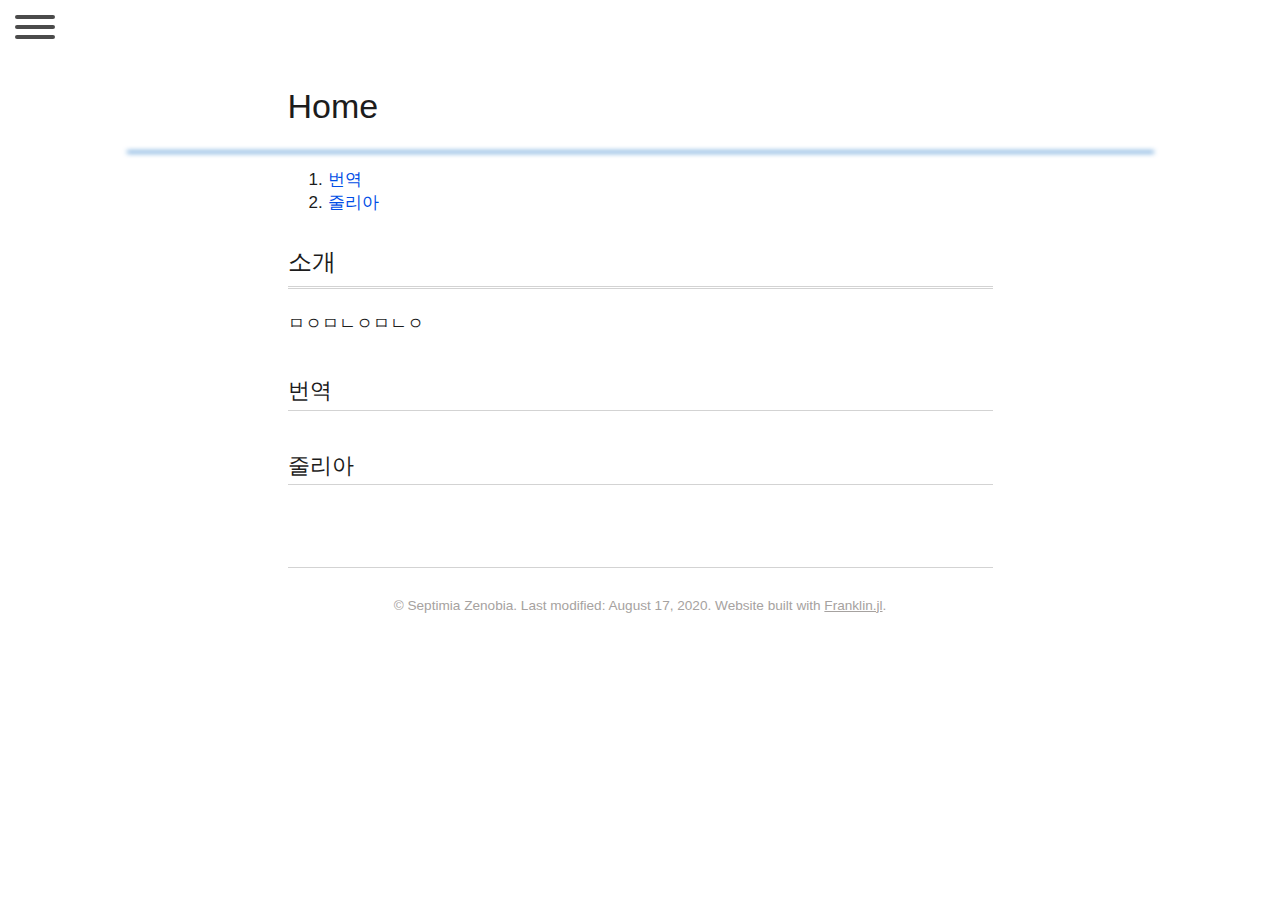
<file: index.html>
<!doctype html> <html lang=en > <meta charset=UTF-8 > <meta name=viewport  content="width=device-width, initial-scale=1"> <link href="/css/franklin.css" rel=stylesheet > <link href="/css/vela.css" rel=stylesheet > <script src="/libs/vela/jquery.min.js"></script> <link rel=icon  href="/assets/favicon.png"> <title>Franklin Example | Vela</title> <div class=main-nav  id=menu > <div class=flex-container > <span class=sidebar-brand > <h3 style='font-size: 25px'>Vela Template</h3> </span> </div> <nav class=sidebar-nav > <ul class=metismenu  id=metismenu  > <li><a href="/index.html">Home</a> <li><a href="" class=has-arrow >번역</a> <ul> <li><a href="/docs/번역/Main">HOME</a> <li><a href="/docs/번역/2014-04-30">레가시 오브 케인</a> </ul> <li><a href="" class=has-arrow >줄리아</a> <ul> <li><a href="/docs/줄리아/Main">So empty...</a> </ul> </ul> </nav> </div> <main id=panel > <div class="toggle-button hamburger hamburger--spin"> <div class=hamburger-box > <div class=hamburger-inner ></div> </div> </div> <h1 class="page title">Home</h1> <hr> <div class=franklin-content ><p><div class=franklin-toc ><ol><li><a href="#번역">번역</a><li><a href="#줄리아">줄리아</a></ol></div> </p> <h1 id="소개"><a href="#소개">소개 </a></h1> <p>ㅁㅇㅁㄴㅇㅁㄴㅇ</p> <h2 id="번역"><a href="#번역">번역</a></h2> <h2 id="줄리아"><a href="#줄리아">줄리아</a></h2> <div class=page-foot > <div class=copyright > &copy; Septimia Zenobia. Last modified: August 17, 2020. Website built with <a href="https://github.com/tlienart/Franklin.jl">Franklin.jl</a>. </div> </div> </div> </main> <script src="/libs/vela/metisMenu.min.js"></script> <script src="/libs/vela/slideout.min.js"></script>
</file>
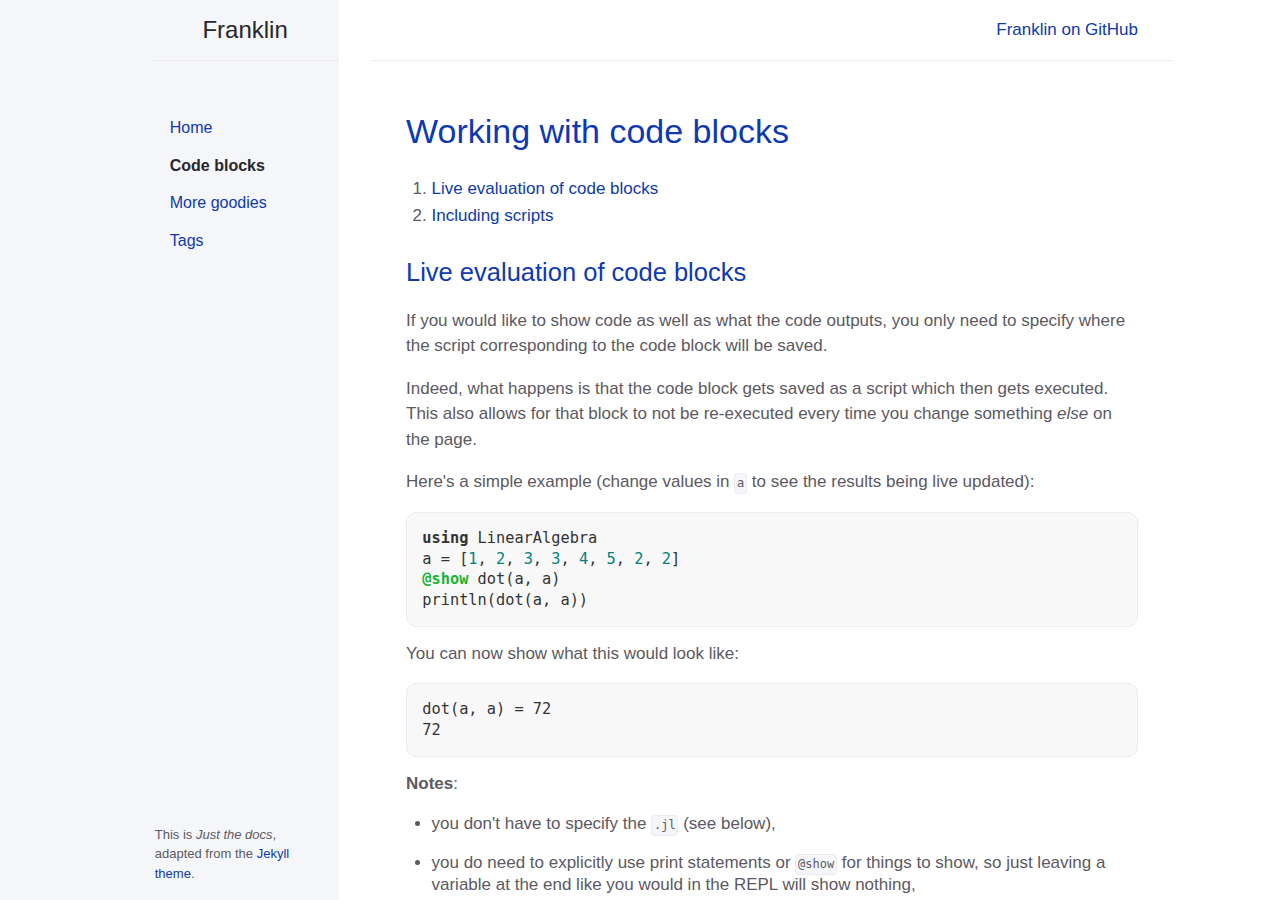
<file: menu1/index.html>
<!doctype html> <html lang=en > <meta charset=UTF-8 > <meta name=viewport  content="width=device-width, initial-scale=1"> <link rel=stylesheet  href="/libs/highlight/github.min.css"> <link rel=stylesheet  href="/css/jtd.css"> <link rel=icon  href="/assets/favicon.ico"> <title>Code blocks</title> <div class=page-wrap > <div class=side-bar > <div class=header > <a href="/" class=title > Franklin </a> </div> <label for=show-menu  class=show-menu >MENU</label> <input type=checkbox  id=show-menu  role=button > <div class=menu  id=side-menu > <ul class=menu-list > <li class="menu-list-item "><a href="/" class="menu-list-link ">Home</a> <li class="menu-list-item active"><a href="/menu1/" class="menu-list-link active">Code blocks</a> <li class="menu-list-item "><a href="/menu2/" class="menu-list-link ">More goodies</a> <li class="menu-list-item "><a href="/menu3/" class="menu-list-link ">Tags</a> <ul class="menu-list-child-list "> <li class="menu-list-item "><a href="#" class=menu-list-link >Submenu</a> </ul> </ul> </div> <div class=footer > This is <em>Just the docs</em>, adapted from the <a href="https://github.com/pmarsceill/just-the-docs" target=_blank >Jekyll theme</a>. </div> </div> <div class=main-content-wrap > <div class=main-content > <div class=main-header > <a id=github  href="//github.com/tlienart/Franklin.jl">Franklin on GitHub</a> </div> <div class=franklin-content ><h1 id=working_with_code_blocks ><a href="#working_with_code_blocks">Working with code blocks</a></h1> <div class=franklin-toc ><ol><li><a href="#live_evaluation_of_code_blocks">Live evaluation of code blocks</a><li><a href="#including_scripts">Including scripts</a></ol></div> <h2 id=live_evaluation_of_code_blocks ><a href="#live_evaluation_of_code_blocks">Live evaluation of code blocks</a></h2> <p>If you would like to show code as well as what the code outputs, you only need to specify where the script corresponding to the code block will be saved.</p> <p>Indeed, what happens is that the code block gets saved as a script which then gets executed. This also allows for that block to not be re-executed every time you change something <em>else</em> on the page.</p> <p>Here&#39;s a simple example &#40;change values in <code>a</code> to see the results being live updated&#41;:</p> <pre><code class="julia hljs"><span class=hljs-keyword >using</span> LinearAlgebra
a = [<span class=hljs-number >1</span>, <span class=hljs-number >2</span>, <span class=hljs-number >3</span>, <span class=hljs-number >3</span>, <span class=hljs-number >4</span>, <span class=hljs-number >5</span>, <span class=hljs-number >2</span>, <span class=hljs-number >2</span>]
<span class=hljs-meta >@show</span> dot(a, a)
println(dot(a, a))</code></pre> <p>You can now show what this would look like:</p> <pre><code class="plaintext hljs">dot(a, a) = 72
72
</code></pre> <p><strong>Notes</strong>:</p> <ul> <li><p>you don&#39;t have to specify the <code>.jl</code> &#40;see below&#41;,</p> <li><p>you do need to explicitly use print statements or <code>@show</code> for things to show, so just leaving a variable at the end like you would in the REPL will show nothing,</p> <li><p>only Julia code blocks are supported at the moment, there may be a support for scripting languages like <code>R</code> or <code>python</code> in the future,</p> <li><p>the way you specify the path is important; see <a href="https://tlienart.github.io/franklindocs/code/index.html#more_on_paths">the docs</a> for more info. If you don&#39;t care about how things are structured in your <code>/assets/</code> folder, just use <code>./scriptname.jl</code>. If you want things to be grouped, use <code>./group/scriptname.jl</code>. For more involved uses, see the docs.</p> </ul> <p>Lastly, it&#39;s important to realise that if you don&#39;t change the content of the code, then that code will only be executed <em>once</em> even if you make multiple changes to the text around it.</p> <p>Here&#39;s another example,</p> <pre><code class="julia hljs"><span class=hljs-keyword >for</span> i ∈ <span class=hljs-number >1</span>:<span class=hljs-number >5</span>, j ∈ <span class=hljs-number >1</span>:<span class=hljs-number >5</span>
    print(<span class=hljs-string >&quot; &quot;</span>, rpad(<span class=hljs-string >&quot;*&quot;</span>^i,<span class=hljs-number >5</span>), lpad(<span class=hljs-string >&quot;*&quot;</span>^(<span class=hljs-number >6</span>-i),<span class=hljs-number >5</span>), j==<span class=hljs-number >5</span> ? <span class=hljs-string >&quot;\n&quot;</span> : <span class=hljs-string >&quot; &quot;</span>^<span class=hljs-number >4</span>)
<span class=hljs-keyword >end</span></code></pre> <p>which gives the &#40;utterly useless&#41;:</p> <pre><code class="plaintext hljs"> *    *****     *    *****     *    *****     *    *****     *    *****
 **    ****     **    ****     **    ****     **    ****     **    ****
 ***    ***     ***    ***     ***    ***     ***    ***     ***    ***
 ****    **     ****    **     ****    **     ****    **     ****    **
 *****    *     *****    *     *****    *     *****    *     *****    *
</code></pre> <p>note the absence of <code>.jl</code>, it&#39;s inferred.</p> <p>You can also hide lines &#40;that will be executed nonetheless&#41;:</p> <pre><code class="julia hljs"><span class=hljs-keyword >using</span> Random
<span class=hljs-meta >@show</span> randn(<span class=hljs-number >2</span>)</code></pre> <pre><code class="plaintext hljs">randn(2) = [0.2972879845354616, 0.3823959677906078]
</code></pre> <h2 id=including_scripts ><a href="#including_scripts">Including scripts</a></h2> <p>Another approach is to include the content of a script that has already been executed. This can be an alternative to the description above if you&#39;d like to only run the code once because it&#39;s particularly slow or because it&#39;s not Julia code. For this you can use the <code>\input</code> command specifying which language it should be tagged as:</p> <p><pre><code class="julia hljs">x = randn(<span class=hljs-number >5</span>)
y = randn(<span class=hljs-number >5</span>)

<span class=hljs-keyword >for</span> i <span class=hljs-keyword >in</span> <span class=hljs-number >1</span>:<span class=hljs-number >5</span>
    println(rpad(<span class=hljs-string >&quot;*&quot;</span>^i, <span class=hljs-number >10</span>, <span class=hljs-string >&#x27;-&#x27;</span>), round(dot(x, y), digits=<span class=hljs-number >1</span>))
<span class=hljs-keyword >end</span></code></pre> </p> <p>these scripts can be run in such a way that their output is also saved to file, see <code>scripts/generate_results.jl</code> for instance, and you can then also input the results:</p> <p><pre><code class="plaintext hljs">*---------1.3
**--------1.3
***-------1.3
****------1.3
*****-----1.3
</code></pre> </p> <p>which is convenient if you&#39;re presenting code.</p> <p><strong>Note</strong>: paths specification matters, see <a href="https://tlienart.github.io/franklindocs/code/index.html#more_on_paths">the docs</a> for details.</p> <p>Using this approach with the <code>generate_results.jl</code> file also makes sure that all the code on your website works and that all results match the code which makes maintenance easier.</p> <div class=page-foot > <div class=copyright > &copy; YongHee Kim. Last modified: August 15, 2020. Website built with <a href="https://github.com/tlienart/Franklin.jl">Franklin.jl</a>. </div> </div> </div> </div> </div> </div> <!-- end of class page-wrap-->
</file>
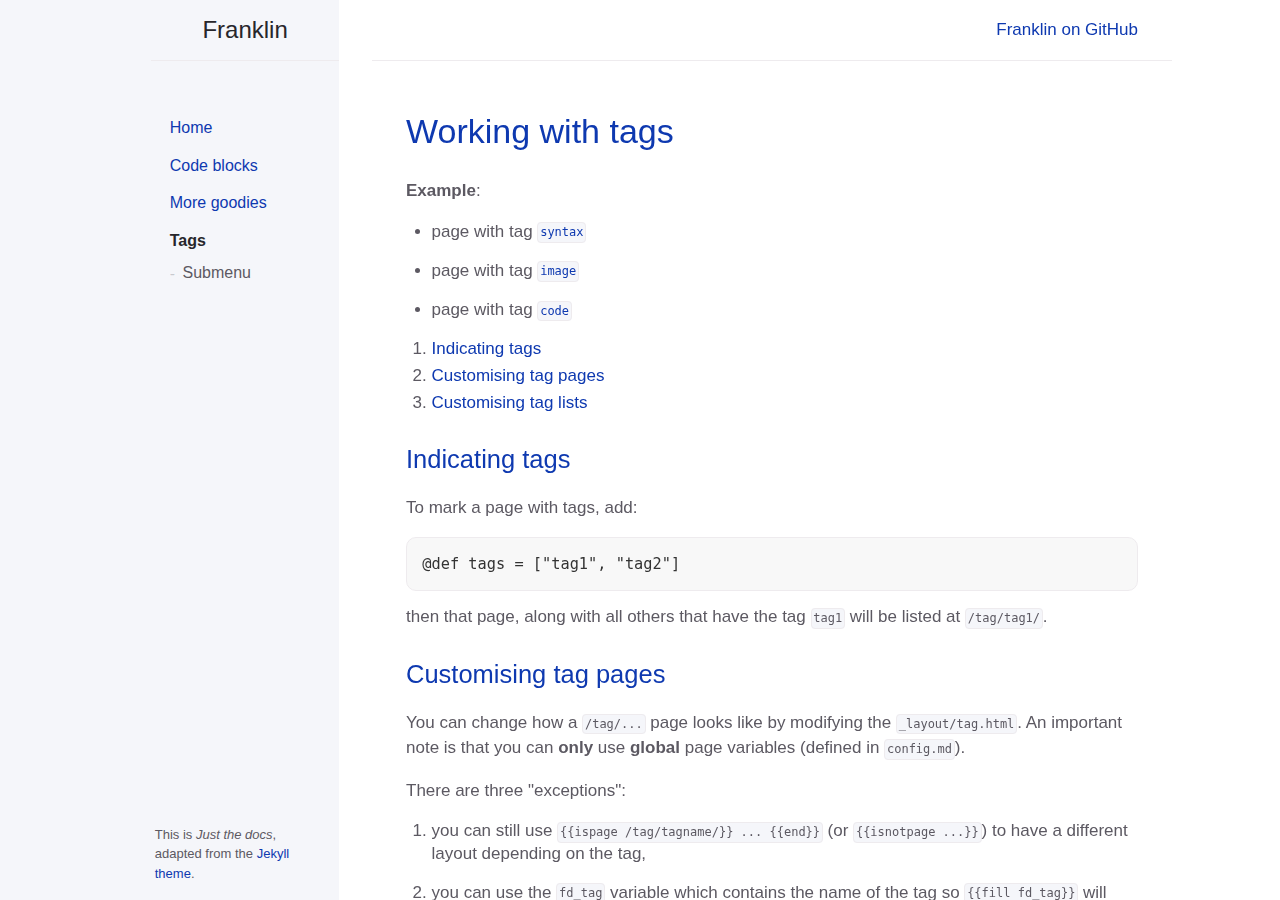
<file: menu3/index.html>
<!doctype html> <html lang=en > <meta charset=UTF-8 > <meta name=viewport  content="width=device-width, initial-scale=1"> <link rel=stylesheet  href="/libs/highlight/github.min.css"> <link rel=stylesheet  href="/css/jtd.css"> <link rel=icon  href="/assets/favicon.ico"> <title>Menu 3</title> <div class=page-wrap > <div class=side-bar > <div class=header > <a href="/" class=title > Franklin </a> </div> <label for=show-menu  class=show-menu >MENU</label> <input type=checkbox  id=show-menu  role=button > <div class=menu  id=side-menu > <ul class=menu-list > <li class="menu-list-item "><a href="/" class="menu-list-link ">Home</a> <li class="menu-list-item "><a href="/menu1/" class="menu-list-link ">Code blocks</a> <li class="menu-list-item "><a href="/menu2/" class="menu-list-link ">More goodies</a> <li class="menu-list-item active"><a href="/menu3/" class="menu-list-link active">Tags</a> <ul class="menu-list-child-list "> <li class="menu-list-item "><a href="#" class=menu-list-link >Submenu</a> </ul> </ul> </div> <div class=footer > This is <em>Just the docs</em>, adapted from the <a href="https://github.com/pmarsceill/just-the-docs" target=_blank >Jekyll theme</a>. </div> </div> <div class=main-content-wrap > <div class=main-content > <div class=main-header > <a id=github  href="//github.com/tlienart/Franklin.jl">Franklin on GitHub</a> </div> <div class=franklin-content ><h1 id=working_with_tags ><a href="#working_with_tags">Working with tags</a></h1> <p><strong>Example</strong>:</p> <ul> <li><p>page with tag <a href="/tag/syntax/"><code>syntax</code></a></p> <li><p>page with tag <a href="/tag/image/"><code>image</code></a></p> <li><p>page with tag <a href="/tag/code/"><code>code</code></a></p> </ul> <div class=franklin-toc ><ol><li><a href="#indicating_tags">Indicating tags</a><li><a href="#customising_tag_pages">Customising tag pages</a><li><a href="#customising_tag_lists">Customising tag lists</a></ol></div> <h2 id=indicating_tags ><a href="#indicating_tags">Indicating tags</a></h2> <p>To mark a page with tags, add:</p> <pre><code class="markdown hljs">@def tags = [&quot;tag1&quot;, &quot;tag2&quot;]</code></pre>
<p>then that page, along with all others that have the tag <code>tag1</code> will be listed at <code>/tag/tag1/</code>.</p>
<h2 id=customising_tag_pages ><a href="#customising_tag_pages">Customising tag pages</a></h2>
<p>You can change how a <code>/tag/...</code> page looks like by modifying the <code>_layout/tag.html</code>. An important note is that you can <strong>only</strong> use <strong>global</strong> page variables &#40;defined in <code>config.md</code>&#41;.</p>
<p>There are three &quot;exceptions&quot;:</p>
<ol>
<li><p>you can still use <code>&#123;&#123;ispage /tag/tagname/&#125;&#125; ... &#123;&#123;end&#125;&#125;</code> &#40;or <code>&#123;&#123;isnotpage ...&#125;&#125;</code>&#41; to have a different layout depending on the tag,</p>

<li><p>you can use the <code>fd_tag</code> variable which contains the  name of the tag so <code>&#123;&#123;fill fd_tag&#125;&#125;</code> will input the tag string as is,</p>

<li><p>you can use <code>&#123;&#123;fill varname path/to/page&#125;&#125;</code> to exploit a page variable defined in a specific page.</p>

</ol>
<h2 id=customising_tag_lists ><a href="#customising_tag_lists">Customising tag lists</a></h2>
<p>By default the tag list is very simple: it just collects all pages that match the tags and it shows them in a simple list by anti-chronological order &#40;more recent at the top&#41;.</p>
<p>You can customise this by defining your own <code>hfun_custom_taglist</code> function in the <code>utils.jl</code> file. The commented blueprint for the simple default setting is below and should give you an idea of how to  write your own generator.</p>
<p>Assuming you&#39;ve defined such a function, don&#39;t forget to use <code>&#123;&#123;custom_taglist&#125;&#125;</code> in the <code>_layout/tag.html</code> instead of the default <code>&#123;&#123;taglist&#125;&#125;</code>.</p>
<pre><code class="julia hljs"><span class=hljs-keyword >function</span> hfun_custom_taglist()::<span class=hljs-built_in >String</span>
    <span class=hljs-comment ># -----------------------------------------</span>
    <span class=hljs-comment ># Part1: Retrieve all pages associated with</span>
    <span class=hljs-comment >#  the tag &amp; sort them</span>
    <span class=hljs-comment ># -----------------------------------------</span>
    <span class=hljs-comment ># retrieve the tag string</span>
    tag = locvar(:fd_tag)
    <span class=hljs-comment ># recover the relative paths to all pages that have that</span>
    <span class=hljs-comment ># tag, these are paths like /blog/page1</span>
    rpaths = globvar(<span class=hljs-string >&quot;fd_tag_pages&quot;</span>)[tag]
    <span class=hljs-comment ># you might want to sort these pages by chronological order</span>
    <span class=hljs-comment ># you could also only show the most recent 5 etc...</span>
    sorter(p) = <span class=hljs-keyword >begin</span>
        <span class=hljs-comment ># retrieve the &quot;date&quot; field of the page if defined, otherwise</span>
        <span class=hljs-comment ># use the date of creation of the file</span>
        pvd = pagevar(p, :date)
        <span class=hljs-keyword >if</span> isnothing(pvd)
            <span class=hljs-keyword >return</span> <span class=hljs-built_in >Date</span>(Dates.unix2datetime(stat(p * <span class=hljs-string >&quot;.md&quot;</span>).ctime))
        <span class=hljs-keyword >end</span>
        <span class=hljs-keyword >return</span> pvd
    <span class=hljs-keyword >end</span>
    sort!(rpaths, by=sorter, rev=<span class=hljs-literal >true</span>)

    <span class=hljs-comment ># --------------------------------</span>
    <span class=hljs-comment ># Part2: Write the HTML to plug in</span>
    <span class=hljs-comment ># --------------------------------</span>
    <span class=hljs-comment ># instantiate a buffer in which we will write the HTML</span>
    <span class=hljs-comment ># to plug in the tag page</span>
    c = <span class=hljs-built_in >IOBuffer</span>()
    write(c, <span class=hljs-string >&quot;...1...&quot;</span>)
    <span class=hljs-comment ># go over all paths</span>
    <span class=hljs-keyword >for</span> rpath <span class=hljs-keyword >in</span> rpaths
        <span class=hljs-comment ># recover the url corresponding to the rpath</span>
        url = get_url(rpath)
        <span class=hljs-comment ># recover the title of the page if there is one defined,</span>
        <span class=hljs-comment ># if there isn&#x27;t, fallback on the path to the page</span>
        title = pagevar(rpath, <span class=hljs-string >&quot;title&quot;</span>)
        <span class=hljs-keyword >if</span> isnothing(title)
            title = <span class=hljs-string >&quot;/<span class=hljs-variable >$rpath</span>/&quot;</span>
        <span class=hljs-keyword >end</span>
        <span class=hljs-comment ># write some appropriate HTML</span>
        write(c, <span class=hljs-string >&quot;...2...&quot;</span>)
    <span class=hljs-keyword >end</span>
    <span class=hljs-comment ># finish the HTML</span>
    write(c, <span class=hljs-string >&quot;...3...&quot;</span>)
    <span class=hljs-comment ># return the HTML string</span>
    <span class=hljs-keyword >return</span> <span class=hljs-built_in >String</span>(take!(c))
<span class=hljs-keyword >end</span></code></pre>
<p>For instance the default uses:</p>
<pre><code class="html hljs"><span class=hljs-comment >&lt;!-- 1, 3: simple list--&gt;</span>\n<span class=hljs-tag >&lt;<span class=hljs-name >ul</span>&gt;</span>...<span class=hljs-tag >&lt;/<span class=hljs-name >ul</span>&gt;</span>\n<span class=hljs-comment >&lt;!-- 2: simple list item plugging in path + title --&gt;</span>\n<span class=hljs-tag >&lt;<span class=hljs-name >li</span>&gt;</span><span class=hljs-tag >&lt;<span class=hljs-name >a</span> <span class=hljs-attr >href</span>=<span class=hljs-string >&quot;/$rpath/&quot;</span>&gt;</span>$title<span class=hljs-tag >&lt;/<span class=hljs-name >a</span>&gt;</span><span class=hljs-tag >&lt;/<span class=hljs-name >li</span>&gt;</span></code></pre>
<div class=page-foot >
  <div class=copyright >
    &copy; YongHee Kim. Last modified: August 15, 2020. Website built with <a href="https://github.com/tlienart/Franklin.jl">Franklin.jl</a>.
  </div>
</div>
</div>
    </div> 
    </div> 
    </div> <!-- end of class page-wrap-->
</file>
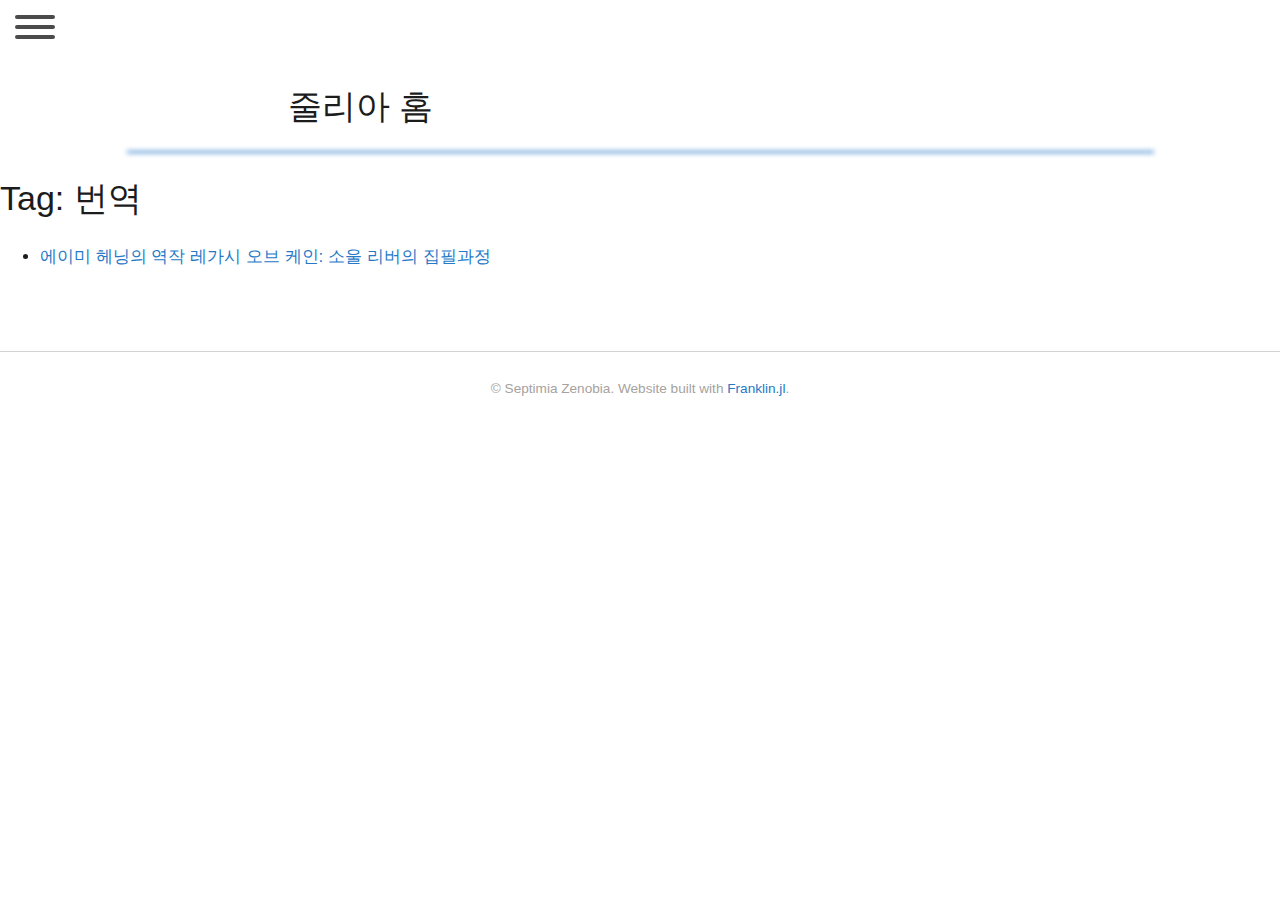
<file: tag/번역/index.html>
<!doctype html> <html lang=en > <meta charset=UTF-8 > <meta name=viewport  content="width=device-width, initial-scale=1"> <link href="/css/franklin.css" rel=stylesheet > <link href="/css/vela.css" rel=stylesheet > <script src="/libs/vela/jquery.min.js"></script> <link rel=icon  href="/assets/favicon.png"> <title>Tag: 번역</title> <div class=main-nav  id=menu > <div class=flex-container > <span class=sidebar-brand > <h3 style='font-size: 25px'>Vela Template</h3> </span> </div> <nav class=sidebar-nav > <ul class=metismenu  id=metismenu  > <li><a href="/index.html">Home</a> <li><a href="" class=has-arrow >번역</a> <ul> <li><a href="/docs/번역/Main">HOME</a> <li><a href="/docs/번역/2014-04-30">레가시 오브 케인</a> </ul> <li><a href="" class=has-arrow >줄리아</a> <ul> <li><a href="/docs/줄리아/Main">So empty...</a> </ul> </ul> </nav> </div> <main id=panel > <div class="toggle-button hamburger hamburger--spin"> <div class=hamburger-box > <div class=hamburger-inner ></div> </div> </div> <h1 class="page title">줄리아 홈</h1> <hr> <div class=""> <h1>Tag: 번역</h1> <ul><li><a href="/docs/번역/2014-04-30/">에이미 헤닝의 역작 레가시 오브 케인: 소울 리버의 집필과정</a></ul> <div class=page-foot > <div class=copyright > &copy; Septimia Zenobia. Website built with <a href="https://github.com/tlienart/Franklin.jl">Franklin.jl</a>. </div> </div> </div> </main> <script src="/libs/vela/metisMenu.min.js"></script> <script src="/libs/vela/slideout.min.js"></script>
</file>
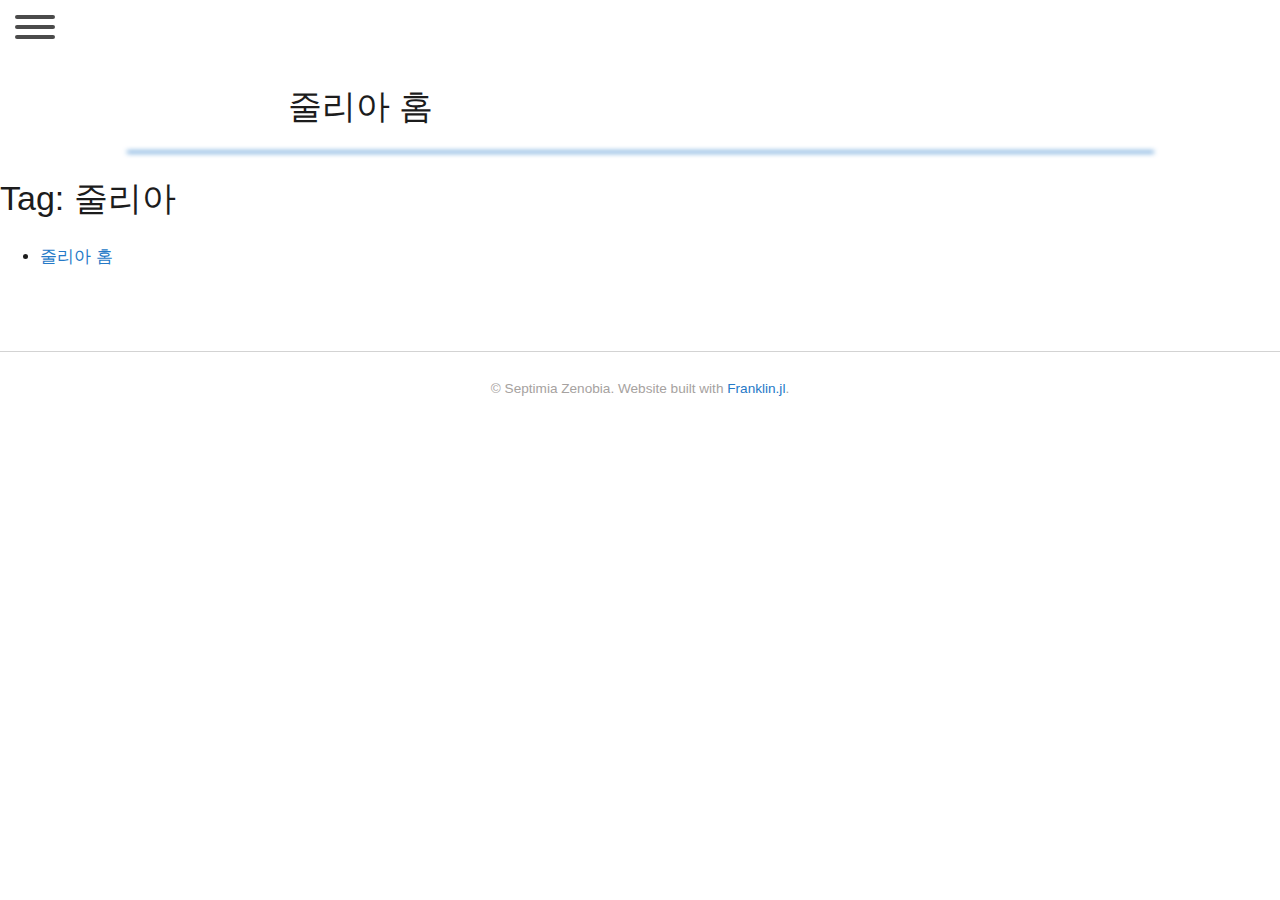
<file: tag/줄리아/index.html>
<!doctype html> <html lang=en > <meta charset=UTF-8 > <meta name=viewport  content="width=device-width, initial-scale=1"> <link href="/css/franklin.css" rel=stylesheet > <link href="/css/vela.css" rel=stylesheet > <script src="/libs/vela/jquery.min.js"></script> <link rel=icon  href="/assets/favicon.png"> <title>Tag: 줄리아</title> <div class=main-nav  id=menu > <div class=flex-container > <span class=sidebar-brand > <h3 style='font-size: 25px'>Vela Template</h3> </span> </div> <nav class=sidebar-nav > <ul class=metismenu  id=metismenu  > <li><a href="/index.html">Home</a> <li><a href="" class=has-arrow >번역</a> <ul> <li><a href="/docs/번역/Main">HOME</a> <li><a href="/docs/번역/2014-04-30">레가시 오브 케인</a> </ul> <li><a href="" class=has-arrow >줄리아</a> <ul> <li><a href="/docs/줄리아/Main">So empty...</a> </ul> </ul> </nav> </div> <main id=panel > <div class="toggle-button hamburger hamburger--spin"> <div class=hamburger-box > <div class=hamburger-inner ></div> </div> </div> <h1 class="page title">줄리아 홈</h1> <hr> <div class=""> <h1>Tag: 줄리아</h1> <ul><li><a href="/docs/줄리아/Main/">줄리아 홈</a></ul> <div class=page-foot > <div class=copyright > &copy; Septimia Zenobia. Website built with <a href="https://github.com/tlienart/Franklin.jl">Franklin.jl</a>. </div> </div> </div> </main> <script src="/libs/vela/metisMenu.min.js"></script> <script src="/libs/vela/slideout.min.js"></script>
</file>
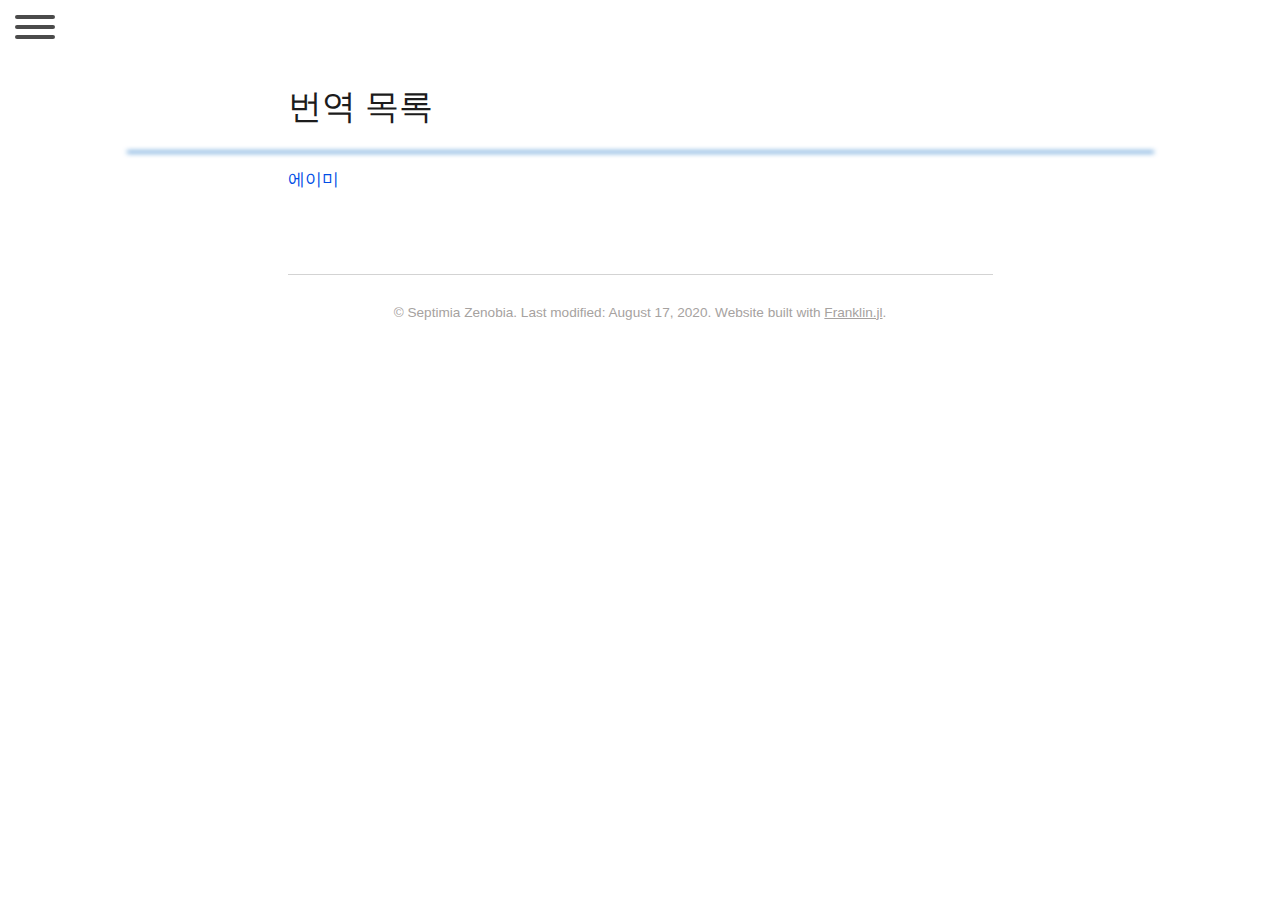
<file: docs/번역/Main/index.html>
<!doctype html> <html lang=en > <meta charset=UTF-8 > <meta name=viewport  content="width=device-width, initial-scale=1"> <link href="/css/franklin.css" rel=stylesheet > <link href="/css/vela.css" rel=stylesheet > <script src="/libs/vela/jquery.min.js"></script> <link rel=icon  href="/assets/favicon.png"> <title>Franklin Example | Vela</title> <div class=main-nav  id=menu > <div class=flex-container > <span class=sidebar-brand > <h3 style='font-size: 25px'>Vela Template</h3> </span> </div> <nav class=sidebar-nav > <ul class=metismenu  id=metismenu  > <li><a href="/index.html">Home</a> <li><a href="" class=has-arrow >번역</a> <ul> <li><a href="/docs/번역/Main">HOME</a> <li><a href="/docs/번역/2014-04-30">레가시 오브 케인</a> </ul> <li><a href="" class=has-arrow >줄리아</a> <ul> <li><a href="/docs/줄리아/Main">So empty...</a> </ul> </ul> </nav> </div> <main id=panel > <div class="toggle-button hamburger hamburger--spin"> <div class=hamburger-box > <div class=hamburger-inner ></div> </div> </div> <h1 class="page title">번역 목록</h1> <hr> <div class=franklin-content ><p><a href=2014-04-30 >에이미</a></p> <div class=page-foot > <div class=copyright > &copy; Septimia Zenobia. Last modified: August 17, 2020. Website built with <a href="https://github.com/tlienart/Franklin.jl">Franklin.jl</a>. </div> </div> </div> </main> <script src="/libs/vela/metisMenu.min.js"></script> <script src="/libs/vela/slideout.min.js"></script>
</file>
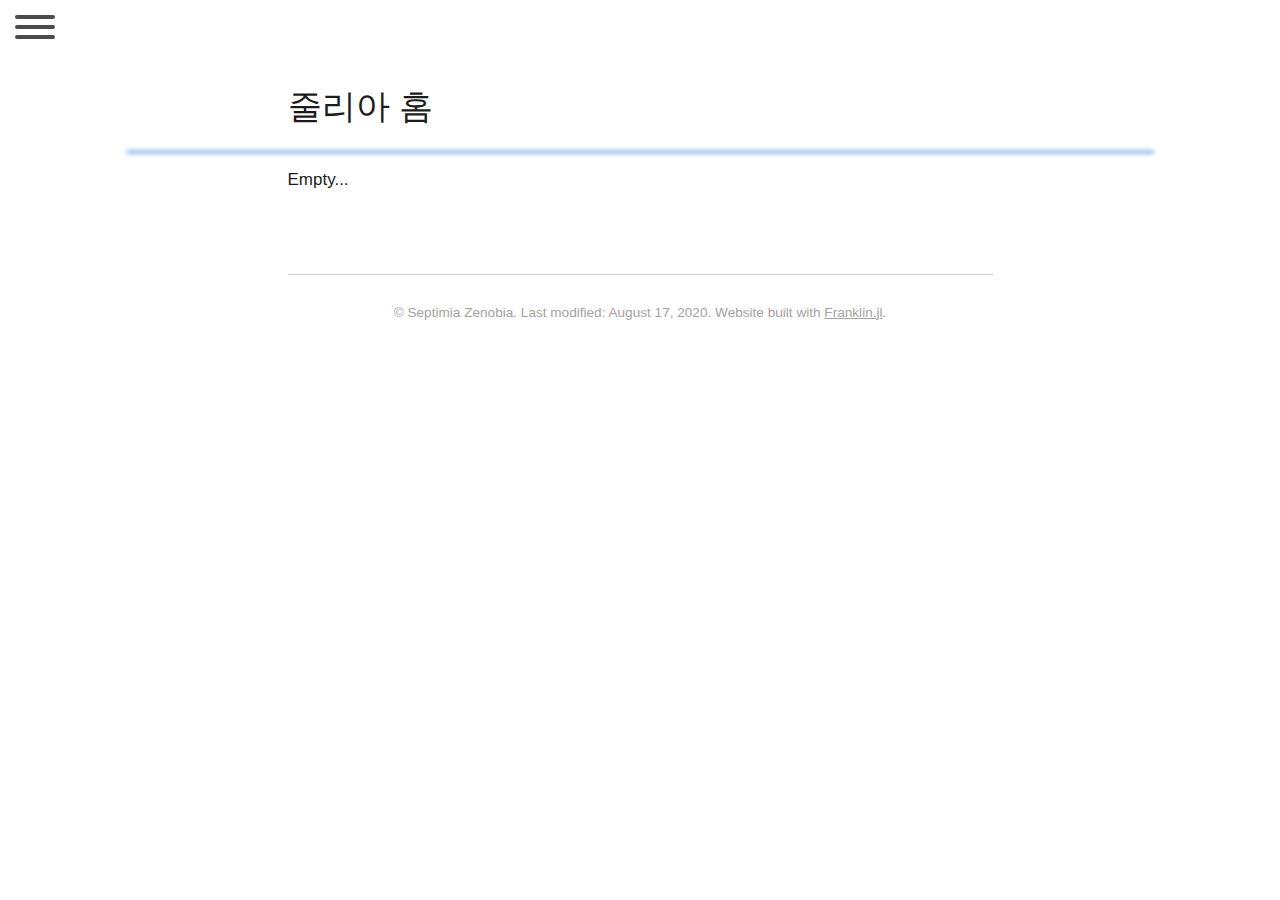
<file: docs/줄리아/Main/index.html>
<!doctype html> <html lang=en > <meta charset=UTF-8 > <meta name=viewport  content="width=device-width, initial-scale=1"> <link rel=stylesheet  href="/libs/highlight/github.min.css"> <link href="/css/franklin.css" rel=stylesheet > <link href="/css/vela.css" rel=stylesheet > <script src="/libs/vela/jquery.min.js"></script> <link rel=icon  href="/assets/favicon.png"> <title>Franklin Example | Vela</title> <div class=main-nav  id=menu > <div class=flex-container > <span class=sidebar-brand > <h3 style='font-size: 25px'>Vela Template</h3> </span> </div> <nav class=sidebar-nav > <ul class=metismenu  id=metismenu  > <li><a href="/index.html">Home</a> <li><a href="" class=has-arrow >번역</a> <ul> <li><a href="/docs/번역/Main">HOME</a> <li><a href="/docs/번역/2014-04-30">레가시 오브 케인</a> </ul> <li><a href="" class=has-arrow >줄리아</a> <ul> <li><a href="/docs/줄리아/Main">So empty...</a> </ul> </ul> </nav> </div> <main id=panel > <div class="toggle-button hamburger hamburger--spin"> <div class=hamburger-box > <div class=hamburger-inner ></div> </div> </div> <h1 class="page title">줄리아 홈</h1> <hr> <div class=franklin-content ><p>Empty...</p> <div class=page-foot > <div class=copyright > &copy; Septimia Zenobia. Last modified: August 17, 2020. Website built with <a href="https://github.com/tlienart/Franklin.jl">Franklin.jl</a>. </div> </div> </div> </main> <script src="/libs/vela/metisMenu.min.js"></script> <script src="/libs/vela/slideout.min.js"></script>
</file>
<file: css/franklin.css>
@charset "utf-8"; html{font-family:'Noto Sans KR';font-size:17px;color:#1c1c1c}.franklin-content .row{display:block}.franklin-content .left{float:left;margin-right:15px}.franklin-content .right{float:right}.franklin-content .container img{width:auto;padding-left:0;border-radius:10px}.franklin-content .footnote{position:relative;top:-0.5em;font-size:70%}.franklin-content .page-foot a{text-decoration:none;color:#a6a2a0;text-decoration:underline}.page-foot{font-size:80%;font-family:Arial,serif;color:#a6a2a0;text-align:center;margin-top:6em;border-top:1px solid lightgrey;padding-top:2em;margin-bottom:4em}.franklin-content{position:relative;padding-left:12.5%;padding-right:12.5%;line-height:1.35em}@media (min-width:940px){.franklin-content{width:705px;margin-left:auto;margin-right:auto}}@media (max-width:480px){.franklin-content{padding-left:6%;padding-right:6%}}.franklin-content h1{font-size:24px}.franklin-content h2{font-size:22px}.franklin-content h3{font-size:20px}.franklin-content h1,h2,h3,h4,h5,h6{text-align:left}.franklin-content h1{padding-bottom:.5em;border-bottom:3px double lightgrey;margin-top:1.5em;margin-bottom:1em}.franklin-content h2{padding-bottom:.3em;border-bottom:1px solid lightgrey;margin-top:2em;margin-bottom:1em}.franklin-content h1 a{color:inherit}.franklin-content h1 a:hover{text-decoration:none}.franklin-content h2 a{color:inherit}.franklin-content h2 a:hover{text-decoration:none}.franklin-content h3 a{color:inherit}.franklin-content h3 a:hover{text-decoration:none}.franklin-content h4 a{color:inherit}.franklin-content h4 a:hover{text-decoration:none}.franklin-content h5 a{color:inherit}.franklin-content h5 a:hover{text-decoration:none}.franklin-content h6 a{color:inherit}.franklin-content h6 a:hover{text-decoration:none}.franklin-content table{margin-left:auto;margin-right:auto;border-collapse:collapse;text-align:center}.franklin-content th,td{padding:10px;border:1px solid black}.franklin-content blockquote{background:#eee;border-left:7px solid #a8a8a8;margin:1.5em 10px;padding:.5em 10px;font-style:italic}.franklin-content blockquote p{display:inline}.franklin-content li p{margin:10px 0}.franklin-content a{color:#004de6;text-decoration:none}.franklin-content a:hover{text-decoration:underline}.franklin-content .eqref a{color:green}.franklin-content .bibref a{color:green}.franklin-content sup{font-size:70%;vertical-align:super;line-height:0}.franklin-content table.fndef{margin:0;margin-bottom:10px}.franklin-content .fndef tr,td{padding:0;border:0;text-align:left}.franklin-content .fndef tr{border-left:2px solid lightgray}.franklin-content .fndef td.fndef-backref{vertical-align:top;font-size:70%;padding-left:5px}.franklin-content .fndef td.fndef-content{font-size:80%;padding-left:10px}.franklin-content img{width:70%;text-align:center;padding-left:10%}.franklin-content .img-small img{width:50%;text-align:center;padding-left:20%}body{counter-reset:eqnum}.katex{font-size:1em !important}.katex-display .katex{display:inline-block}.katex-display::after{counter-increment:eqnum;content:"(" counter(eqnum) ")";position:relative;float:right;padding-right:5px}code{background-color:rgba(27,31,35,0.05);padding:.1em .2em;border-radius:2px;font-size:90%}.hljs{font-size:90%;line-height:1.35em;border-radius:10px}.hljs-meta,.hljs-metas,.hljs-metap{font-weight:bold}.hljs-meta{color:#19b333}.hljs-metas{color:red}.hljs-metap{color:#3383e7}.franklin-content .colbox-blue{background-color:#EEF3F5;padding-top:5px;padding-right:10px;padding-left:10px;padding-bottom:5px;margin-left:5px;margin-top:5px;margin-bottom:5px;border-radius:0 10px 10px 0;border-left:5px solid #4C9CF1}
</file>
<file: css/vela.css>
@charset "utf-8"; h1.page.title,hr{position;relative;padding-left:12.5%;padding-right:12.5%;line-height:1.35em}@media (min-width:940px){h1.page.title,hr{width:705px;margin-left:auto;margin-right:auto}}@media (max-width:480px){h1.page.title,hr{padding-left:6%;padding-right:6%}}nav{width:100%}.pure-button:focus,a:active,a:hover{outline:0}.pure-table,table{border-spacing:0;border-collapse:collapse}html{font-family:sans-serif;-ms-text-size-adjust:100%;-webkit-text-size-adjust:100%}body{margin:0}article,aside,details,figcaption,figure,footer,header,hgroup,main,menu,nav,section,summary{display:block}audio,canvas,progress,video{display:inline-block;vertical-align:baseline}audio:not([controls]){display:none;height:0}[hidden],template{display:none}a{background-color:transparent}abbr[title]{border-bottom:1px dotted}b,optgroup,strong{font-weight:700}dfn{font-style:italic}h1{font-size:2em;margin:.67em 0}mark{color:#000;background:#ff0}small{font-size:80%}sub,sup{font-size:75%;line-height:0;position:relative;vertical-align:baseline}sup{top:-.5em}sub{bottom:-.25em}img{border:0}svg:not(:root){overflow:hidden}figure{margin:1em 40px}hr{box-sizing:content-box;height:0}pre,textarea{overflow:auto}code,kbd,pre,samp{font-family:monospace,monospace;font-size:1em}button,input,optgroup,select,textarea{font:inherit;margin:0;color:inherit}.pure-button,input{line-height:normal}button{overflow:visible}button,select{text-transform:none}button,html input[type=button],input[type=reset],input[type=submit]{cursor:pointer;-webkit-appearance:button}button[disabled],html input[disabled]{cursor:default}button::-moz-focus-inner,input::-moz-focus-inner{padding:0;border:0}input[type=checkbox],input[type=radio]{box-sizing:border-box;padding:0}input[type=number]::-webkit-inner-spin-button,input[type=number]::-webkit-outer-spin-button{height:auto}input[type=search]{box-sizing:content-box;-webkit-appearance:textfield}.pure-button,.pure-form input:not([type]),.pure-menu{box-sizing:border-box}input[type=search]::-webkit-search-cancel-button,input[type=search]::-webkit-search-decoration{-webkit-appearance:none}fieldset{margin:0 2px;padding:.35em .625em .75em;border:1px solid silver}legend{padding:0}legend{border:0}.hidden,[hidden]{display:none !important}.pure-img{display:block;max-width:100%;height:auto}.pure-g{font-family:FreeSans,Arimo,'Droid Sans',Helvetica,Arial,sans-serif;display:flex;letter-spacing:-.31em;text-rendering:optimizespeed;flex-flow:row wrap;align-content:flex-start}@media all and (-ms-high-contrast:none),(-ms-high-contrast:active){table .pure-g{display:block}}.opera-only:-o-prefocus,.pure-g{word-spacing:-.43em}.pure-u,.pure-u-1,.pure-u-1-1,.pure-u-1-12,.pure-u-1-2,.pure-u-1-24,.pure-u-1-3,.pure-u-1-4,.pure-u-1-5,.pure-u-1-6,.pure-u-1-8,.pure-u-10-24,.pure-u-11-12,.pure-u-11-24,.pure-u-12-24,.pure-u-13-24,.pure-u-14-24,.pure-u-15-24,.pure-u-16-24,.pure-u-17-24,.pure-u-18-24,.pure-u-19-24,.pure-u-2-24,.pure-u-2-3,.pure-u-2-5,.pure-u-20-24,.pure-u-21-24,.pure-u-22-24,.pure-u-23-24,.pure-u-24-24,.pure-u-3-24,.pure-u-3-4,.pure-u-3-5,.pure-u-3-8,.pure-u-4-24,.pure-u-4-5,.pure-u-5-12,.pure-u-5-24,.pure-u-5-5,.pure-u-5-6,.pure-u-5-8,.pure-u-6-24,.pure-u-7-12,.pure-u-7-24,.pure-u-7-8,.pure-u-8-24,.pure-u-9-24{display:inline-block;zoom:1;vertical-align:top;letter-spacing:normal;word-spacing:normal;text-rendering:auto}.pure-g [class*=pure-u]{font-family:sans-serif}.pure-u-1-24{width:4.1667%}.pure-u-1-12,.pure-u-2-24{width:8.3333%}.pure-u-1-8,.pure-u-3-24{width:12.5%}.pure-u-1-6,.pure-u-4-24{width:16.6667%}.pure-u-1-5{width:20%}.pure-u-5-24{width:20.8333%}.pure-u-1-4,.pure-u-6-24{width:25%}.pure-u-7-24{width:29.1667%}.pure-u-1-3,.pure-u-8-24{width:33.3333%}.pure-u-3-8,.pure-u-9-24{width:37.5%}.pure-u-2-5{width:40%}.pure-u-10-24,.pure-u-5-12{width:41.6667%}.pure-u-11-24{width:45.8333%}.pure-u-1-2,.pure-u-12-24{width:50%}.pure-u-13-24{width:54.1667%}.pure-u-14-24,.pure-u-7-12{width:58.3333%}.pure-u-3-5{width:60%}.pure-u-15-24,.pure-u-5-8{width:62.5%}.pure-u-16-24,.pure-u-2-3{width:66.6667%}.pure-u-17-24{width:70.8333%}.pure-u-18-24,.pure-u-3-4{width:75%}.pure-u-19-24{width:79.1667%}.pure-u-4-5{width:80%}.pure-u-20-24,.pure-u-5-6{width:83.3333%}.pure-u-21-24,.pure-u-7-8{width:87.5%}.pure-u-11-12,.pure-u-22-24{width:91.6667%}.pure-u-23-24{width:95.8333%}.pure-u-1,.pure-u-1-1,.pure-u-24-24,.pure-u-5-5{width:100%}.pure-button{display:inline-block;zoom:1;cursor:pointer;-webkit-user-select:none;-moz-user-select:none;-ms-user-select:none;user-select:none;text-align:center;vertical-align:middle;white-space:nowrap;-webkit-user-drag:none}.pure-button::-moz-focus-inner{padding:0;border:0}.pure-button-group{letter-spacing:-.31em;text-rendering:optimizespeed}.opera-only:-o-prefocus,.pure-button-group{word-spacing:-.43em}.pure-button{font-family:inherit;font-size:100%;padding:.5em 1em;text-decoration:none;color:#444;color:rgba(0,0,0,.8);border:1px solid #999;border:transparent;border-radius:2px;background-color:#e6e6e6}.pure-button-hover,.pure-button:focus,.pure-button:hover{background-image:linear-gradient(transparent,rgba(0,0,0,.05) 40%,rgba(0,0,0,.1))}.pure-button-active,.pure-button:active{box-shadow:0 0 0 1px rgba(0,0,0,.15) inset,0 0 6px rgba(0,0,0,.2) inset}.pure-button-disabled,.pure-button-disabled:active,.pure-button-disabled:focus,.pure-button-disabled:hover,.pure-button[disabled]{cursor:not-allowed;pointer-events:none;opacity:.4;border:0;background-image:none;box-shadow:none}.pure-button-hidden{display:none}.pure-button-primary,.pure-button-selected,a.pure-button-primary,a.pure-button-selected{color:#fff;background-color:#0078e7}.pure-button-group .pure-button{margin:0;vertical-align:top;letter-spacing:normal;word-spacing:normal;border-right:1px solid #111;border-right:1px solid rgba(0,0,0,.2);border-radius:0;text-rendering:auto}.pure-button-group .pure-button:first-child{border-top-left-radius:2px;border-bottom-left-radius:2px}.pure-button-group .pure-button:last-child{border-right:none;border-top-right-radius:2px;border-bottom-right-radius:2px}.pure-form input[type=color],.pure-form input[type=date],.pure-form input[type=datetime-local],.pure-form input[type=datetime],.pure-form input[type=email],.pure-form input[type=month],.pure-form input[type=number],.pure-form input[type=password],.pure-form input[type=search],.pure-form input[type=tel],.pure-form input[type=text],.pure-form input[type=time],.pure-form input[type=url],.pure-form input[type=week],.pure-form select,.pure-form textarea{display:inline-block;box-sizing:border-box;padding:.5em .6em;vertical-align:middle;border:1px solid #ccc;border-radius:4px;box-shadow:inset 0 1px 3px #ddd}.pure-form input:not([type]){display:inline-block;padding:.5em .6em;border:1px solid #ccc;border-radius:4px;box-shadow:inset 0 1px 3px #ddd}.pure-form input[type=color]{padding:.2em .5em}.pure-form input:not([type]):focus,.pure-form input[type=color]:focus,.pure-form input[type=date]:focus,.pure-form input[type=datetime-local]:focus,.pure-form input[type=datetime]:focus,.pure-form input[type=email]:focus,.pure-form input[type=month]:focus,.pure-form input[type=number]:focus,.pure-form input[type=password]:focus,.pure-form input[type=search]:focus,.pure-form input[type=tel]:focus,.pure-form input[type=text]:focus,.pure-form input[type=time]:focus,.pure-form input[type=url]:focus,.pure-form input[type=week]:focus,.pure-form select:focus,.pure-form textarea:focus{border-color:#129fea;outline:0}.pure-form input[type=checkbox]:focus,.pure-form input[type=file]:focus,.pure-form input[type=radio]:focus{outline:#129fea auto 1px}.pure-form .pure-checkbox,.pure-form .pure-radio{display:block;margin:.5em 0}.pure-form input:not([type])[disabled],.pure-form input[type=color][disabled],.pure-form input[type=date][disabled],.pure-form input[type=datetime-local][disabled],.pure-form input[type=datetime][disabled],.pure-form input[type=email][disabled],.pure-form input[type=month][disabled],.pure-form input[type=number][disabled],.pure-form input[type=password][disabled],.pure-form input[type=search][disabled],.pure-form input[type=tel][disabled],.pure-form input[type=text][disabled],.pure-form input[type=time][disabled],.pure-form input[type=url][disabled],.pure-form input[type=week][disabled],.pure-form select[disabled],.pure-form textarea[disabled]{cursor:not-allowed;color:#cad2d3;background-color:#eaeded}.pure-form input[readonly],.pure-form select[readonly],.pure-form textarea[readonly]{color:#777;border-color:#ccc;background-color:#eee}.pure-form input:focus:invalid,.pure-form select:focus:invalid,.pure-form textarea:focus:invalid{color:#b94a48;border-color:#e9322d}.pure-form input[type=checkbox]:focus:invalid:focus,.pure-form input[type=file]:focus:invalid:focus,.pure-form input[type=radio]:focus:invalid:focus{outline-color:#e9322d}.pure-form select{height:2.25em;border:1px solid #ccc;background-color:#fff}.pure-form select[multiple]{height:auto}.pure-form label{margin:.5em 0 .2em}.pure-form fieldset{margin:0;padding:.35em 0 .75em;border:0}.pure-form legend{display:block;width:100%;margin-bottom:.3em;padding:.3em 0;color:#333;border-bottom:1px solid #e5e5e5}.pure-form-stacked input:not([type]),.pure-form-stacked input[type=color],.pure-form-stacked input[type=date],.pure-form-stacked input[type=datetime-local],.pure-form-stacked input[type=datetime],.pure-form-stacked input[type=email],.pure-form-stacked input[type=file],.pure-form-stacked input[type=month],.pure-form-stacked input[type=number],.pure-form-stacked input[type=password],.pure-form-stacked input[type=search],.pure-form-stacked input[type=tel],.pure-form-stacked input[type=text],.pure-form-stacked input[type=time],.pure-form-stacked input[type=url],.pure-form-stacked input[type=week],.pure-form-stacked label,.pure-form-stacked select,.pure-form-stacked textarea{display:block;margin:.25em 0}.pure-form-aligned .pure-help-inline,.pure-form-aligned input,.pure-form-aligned select,.pure-form-aligned textarea,.pure-form-message-inline{display:inline-block;vertical-align:middle}.pure-form-aligned textarea{vertical-align:top}.pure-form-aligned .pure-control-group{margin-bottom:.5em}.pure-form-aligned .pure-control-group label{display:inline-block;width:10em;margin:0 1em 0 0;text-align:right;vertical-align:middle}.pure-form-aligned .pure-controls{margin:1.5em 0 0 11em}.pure-form .pure-input-rounded,.pure-form input.pure-input-rounded{padding:.5em 1em;border-radius:2em}.pure-form .pure-group fieldset{margin-bottom:10px}.pure-form .pure-group input,.pure-form .pure-group textarea{position:relative;top:-1px;display:block;margin:0 0 -1px;padding:10px;border-radius:0}.pure-form .pure-group input:focus,.pure-form .pure-group textarea:focus{z-index:3}.pure-form .pure-group input:first-child,.pure-form .pure-group textarea:first-child{top:1px;margin:0;border-radius:4px 4px 0 0}.pure-form .pure-group input:first-child:last-child,.pure-form .pure-group textarea:first-child:last-child{top:1px;margin:0;border-radius:4px}.pure-form .pure-group input:last-child,.pure-form .pure-group textarea:last-child{top:-2px;margin:0;border-radius:0 0 4px 4px}.pure-form .pure-group button{margin:.35em 0}.pure-form .pure-input-1{width:100%}.pure-form .pure-input-3-4{width:75%}.pure-form .pure-input-2-3{width:66%}.pure-form .pure-input-1-2{width:50%}.pure-form .pure-input-1-3{width:33%}.pure-form .pure-input-1-4{width:25%}.pure-form .pure-help-inline,.pure-form-message-inline{font-size:.875em;display:inline-block;padding-left:.3em;vertical-align:middle;color:#666}.pure-form-message{font-size:.875em;display:block;color:#666}@media only screen and (max-width:480px){.pure-form button[type=submit]{margin:.7em 0 0}.pure-form input:not([type]),.pure-form input[type=color],.pure-form input[type=date],.pure-form input[type=datetime-local],.pure-form input[type=datetime],.pure-form input[type=email],.pure-form input[type=month],.pure-form input[type=number],.pure-form input[type=password],.pure-form input[type=search],.pure-form input[type=tel],.pure-form input[type=text],.pure-form input[type=time],.pure-form input[type=url],.pure-form input[type=week],.pure-form label{display:block;margin-bottom:.3em}.pure-group input:not([type]),.pure-group input[type=color],.pure-group input[type=date],.pure-group input[type=datetime-local],.pure-group input[type=datetime],.pure-group input[type=email],.pure-group input[type=month],.pure-group input[type=number],.pure-group input[type=password],.pure-group input[type=search],.pure-group input[type=tel],.pure-group input[type=text],.pure-group input[type=time],.pure-group input[type=url],.pure-group input[type=week]{margin-bottom:0}.pure-form-aligned .pure-control-group label{display:block;width:100%;margin-bottom:.3em;text-align:left}.pure-form-aligned .pure-controls{margin:1.5em 0 0}.pure-form .pure-help-inline,.pure-form-message,.pure-form-message-inline{font-size:.75em;display:block;padding:.2em 0 .8em}}.pure-menu-fixed{position:fixed;z-index:3;top:0;left:0}.pure-menu-item,.pure-menu-list{position:relative}.pure-menu-list{margin:0;padding:0;list-style:none}.pure-menu-item{height:100%;margin:0;padding:0}.pure-menu-heading,.pure-menu-link{display:block;white-space:nowrap;text-decoration:none}.pure-menu-horizontal{width:100%;white-space:nowrap}.pure-menu-horizontal .pure-menu-list{display:inline-block}.pure-menu-horizontal .pure-menu-heading,.pure-menu-horizontal .pure-menu-item,.pure-menu-horizontal .pure-menu-separator{display:inline-block;zoom:1;vertical-align:middle}.pure-menu-item .pure-menu-item{display:block}.pure-menu-children{position:absolute;z-index:3;top:0;left:100%;display:none;margin:0;padding:0}.pure-menu-horizontal .pure-menu-children{top:auto;left:0;width:inherit}.pure-menu-active>.pure-menu-children,.pure-menu-allow-hover:hover>.pure-menu-children{position:absolute;display:block}.pure-menu-has-children>.pure-menu-link:after{font-size:small;padding-left:.5em;content:'\25B8'}.pure-menu-horizontal .pure-menu-has-children>.pure-menu-link:after{content:'\25BE'}.pure-menu-scrollable{overflow-x:hidden;overflow-y:scroll}.pure-menu-scrollable .pure-menu-list{display:block}.pure-menu-horizontal.pure-menu-scrollable .pure-menu-list{display:inline-block}.pure-menu-horizontal.pure-menu-scrollable{overflow-x:auto;overflow-y:hidden;padding:.5em 0;white-space:nowrap;-ms-overflow-style:none;-webkit-overflow-scrolling:touch}.pure-menu-horizontal.pure-menu-scrollable::-webkit-scrollbar{display:none}.pure-menu-horizontal .pure-menu-children .pure-menu-separator,.pure-menu-separator{height:1px;margin:.3em 0;background-color:#ccc}.pure-menu-horizontal .pure-menu-separator{width:1px;height:1.3em;margin:0 .3em}.pure-menu-horizontal .pure-menu-children .pure-menu-separator{display:block;width:auto}.pure-menu-heading{text-transform:uppercase;color:#565d64}.pure-menu-link{color:#777}.pure-menu-children{background-color:#fff}.pure-menu-disabled,.pure-menu-heading,.pure-menu-link{padding:.5em 1em}.pure-menu-disabled{opacity:.5}.pure-menu-disabled .pure-menu-link:hover{background-color:transparent}.pure-menu-active>.pure-menu-link,.pure-menu-link:focus,.pure-menu-link:hover{background-color:#eee}.pure-menu-selected .pure-menu-link,.pure-menu-selected .pure-menu-link:visited{color:#000}.pure-table{empty-cells:show;border:1px solid #cbcbcb}.pure-table caption{font:italic 85%/1 arial,sans-serif;padding:1em 0;text-align:center;color:#000}.pure-table td,.pure-table th{font-size:inherit;overflow:visible;margin:0;padding:.5em 1em;border-width:0 0 0 1px;border-left:1px solid #cbcbcb}.pure-table td:first-child,.pure-table th:first-child{border-left-width:0}.pure-table thead{text-align:left;vertical-align:bottom;color:#000;background-color:#e0e0e0}.pure-table td{background-color:transparent}.pure-table-odd td,.pure-table-striped tr:nth-child(2n-1) td{background-color:#f2f2f2}.pure-table-bordered td{border-bottom:1px solid #cbcbcb}.pure-table-bordered tbody>tr:last-child>td{border-bottom-width:0}.pure-table-horizontal td,.pure-table-horizontal th{border-width:0 0 1px;border-bottom:1px solid #cbcbcb}.pure-table-horizontal tbody>tr:last-child>td{border-bottom-width:0}.metismenu .arrow{line-height:1.42857;float:right}[dir=rtl] .metismenu .arrow{float:left}.metismenu .glyphicon.arrow:before{content:'\e079'}.metismenu .active>a>.glyphicon.arrow:before{content:'\e114'}.metismenu .fa.arrow:before{content:'\f104'}.metismenu .active>a>.fa.arrow:before{content:'\f107'}.metismenu .ion.arrow:before{content:'\f3d2'}.metismenu .active>a>.ion.arrow:before{content:'\f3d0'}.metismenu .plus-times{float:right}[dir=rtl] .metismenu .plus-times{float:left}.metismenu .fa.plus-times:before{content:'\f067'}.metismenu .active>a>.fa.plus-times{-webkit-transform:rotate(45deg);transform:rotate(45deg)}.metismenu .plus-minus{float:right}[dir=rtl] .metismenu .plus-minus{float:left}.metismenu .fa.plus-minus:before{content:'\f067'}.metismenu .active>a>.fa.plus-minus:before{content:'\f068'}.metismenu .collapse{display:none}.metismenu .collapse.in{display:block}.metismenu .collapsing{position:relative;overflow:hidden;height:0;transition-timing-function:ease;transition-duration:.35s;transition-property:height,visibility}.metismenu .has-arrow{position:relative}.metismenu .has-arrow:after{position:absolute;top:50%;right:1em;width:.5em;height:.5em;content:'';transition:all .3s ease-out;-webkit-transform:rotate(-45deg) translateY(-50%);transform:rotate(-45deg) translateY(-50%);-webkit-transform-origin:top;transform-origin:top;border-width:1px 0 0 1px;border-style:solid;border-color:initial}[dir=rtl] .metismenu .has-arrow:after{right:auto;left:1em;-webkit-transform:rotate(135deg) translateY(-50%);transform:rotate(135deg) translateY(-50%)}.metismenu .active>.has-arrow:after,.metismenu .has-arrow[aria-expanded=true]:after{-webkit-transform:rotate(-135deg) translateY(-50%);transform:rotate(-135deg) translateY(-50%)}[dir=rtl] .metismenu .active>.has-arrow:after,[dir=rtl] .metismenu .has-arrow[aria-expanded=true]:after{-webkit-transform:rotate(225deg) translateY(-50%);transform:rotate(225deg) translateY(-50%)}.sidebar-nav{background:#1f1f1f}.sidebar-nav ul{margin:0;padding:0;list-style:none;background-color:#1f1f1f}.sidebar-nav .metismenu{display:flex;flex-direction:column}.sidebar-nav .metismenu li{position:relative;display:flex;flex-direction:column}.sidebar-nav .metismenu a{position:relative;display:block;padding:13px 15px;transition:all .2s ease-in-out;color:#adb5bd;outline-width:0}.sidebar-nav .metismenu ul>li{padding-left:1px;border-left:3px solid #2579c7c2;background:rgba(255,255,255,.05)}.sidebar-nav .metismenu ul ul{background:rgba(255,255,255,.02)}.sidebar-nav .metismenu .metismenu a:focus,.sidebar-nav .metismenu a:active,.sidebar-nav .metismenu a:hover{text-decoration:none;color:#f8f9fa;background:#2579c7c2}.sidebar-nav .metismenu a[aria-expanded=true]{background-color:#2579c7c2}.sidebar-brand{line-height:20px;display:flex;width:100%;height:65px;color:#fff;justify-content:center;align-content:center;align-items:center}.sidebar-brand h3{font-weight:400}.slideout-menu{position:fixed;z-index:0;top:0;bottom:0;display:none;overflow-y:auto;width:300px;min-height:100vh;-webkit-overflow-scrolling:touch}.slideout-menu-left{left:0}.slideout-menu-right{right:0}.slideout-panel{position:relative;z-index:1;min-height:100vh;background-color:#fff}.slideout-open,.slideout-open .slideout-panel,.slideout-open body{overflow:hidden}.slideout-open .slideout-menu{display:block}#menu{background-color:#1f1f1f}.panel:before{display:block;content:'';transition:background-color .5s ease-in-out;background-color:rgba(0,0,0,0)}.panel-open:before{position:absolute;z-index:99;top:0;bottom:0;width:100%;background-color:rgba(0,0,0,.5)}.hamburger{font:inherit;display:inline-block;overflow:visible;margin:0;padding:15px 15px;cursor:pointer;transition-timing-function:linear;transition-duration:.15s;transition-property:opacity,-webkit-filter;transition-property:opacity,filter;transition-property:opacity,filter,-webkit-filter;text-transform:none;color:inherit;border:0;background-color:transparent}.hamburger:hover{opacity:.7}.hamburger-box{position:relative;display:inline-block;width:40px;height:24px}.hamburger-inner{top:50%;display:block;margin-top:-2px}.hamburger-inner,.hamburger-inner::after,.hamburger-inner::before{position:absolute;width:40px;height:4px;transition-timing-function:ease;transition-duration:.15s;transition-property:-webkit-transform;transition-property:transform;transition-property:transform,-webkit-transform;border-radius:4px;background-color:#000}.hamburger-inner::after,.hamburger-inner::before{display:block;content:''}.hamburger-inner::before{top:-10px}.hamburger-inner::after{bottom:-10px}.hamburger--3dx .hamburger-box{-webkit-perspective:80px;perspective:80px}.hamburger--3dx .hamburger-inner{transition:background-color 0 .1s cubic-bezier(.645,.045,.355,1),-webkit-transform .15s cubic-bezier(.645,.045,.355,1);transition:transform .15s cubic-bezier(.645,.045,.355,1),background-color 0 .1s cubic-bezier(.645,.045,.355,1);transition:transform .15s cubic-bezier(.645,.045,.355,1),background-color 0 .1s cubic-bezier(.645,.045,.355,1),-webkit-transform .15s cubic-bezier(.645,.045,.355,1)}.hamburger--3dx .hamburger-inner::after,.hamburger--3dx .hamburger-inner::before{transition:-webkit-transform 0 .1s cubic-bezier(.645,.045,.355,1);transition:transform 0 .1s cubic-bezier(.645,.045,.355,1);transition:transform 0 .1s cubic-bezier(.645,.045,.355,1),-webkit-transform 0 .1s cubic-bezier(.645,.045,.355,1)}.hamburger--3dx.is-active .hamburger-inner{-webkit-transform:rotateY(180deg);transform:rotateY(180deg);background-color:transparent}.hamburger--3dx.is-active .hamburger-inner::before{-webkit-transform:translate3d(0,10px,0) rotate(45deg);transform:translate3d(0,10px,0) rotate(45deg)}.hamburger--3dx.is-active .hamburger-inner::after{-webkit-transform:translate3d(0,-10px,0) rotate(-45deg);transform:translate3d(0,-10px,0) rotate(-45deg)}.hamburger--3dx-r .hamburger-box{-webkit-perspective:80px;perspective:80px}.hamburger--3dx-r .hamburger-inner{transition:background-color 0 .1s cubic-bezier(.645,.045,.355,1),-webkit-transform .15s cubic-bezier(.645,.045,.355,1);transition:transform .15s cubic-bezier(.645,.045,.355,1),background-color 0 .1s cubic-bezier(.645,.045,.355,1);transition:transform .15s cubic-bezier(.645,.045,.355,1),background-color 0 .1s cubic-bezier(.645,.045,.355,1),-webkit-transform .15s cubic-bezier(.645,.045,.355,1)}.hamburger--3dx-r .hamburger-inner::after,.hamburger--3dx-r .hamburger-inner::before{transition:-webkit-transform 0 .1s cubic-bezier(.645,.045,.355,1);transition:transform 0 .1s cubic-bezier(.645,.045,.355,1);transition:transform 0 .1s cubic-bezier(.645,.045,.355,1),-webkit-transform 0 .1s cubic-bezier(.645,.045,.355,1)}.hamburger--3dx-r.is-active .hamburger-inner{-webkit-transform:rotateY(-180deg);transform:rotateY(-180deg);background-color:transparent}.hamburger--3dx-r.is-active .hamburger-inner::before{-webkit-transform:translate3d(0,10px,0) rotate(45deg);transform:translate3d(0,10px,0) rotate(45deg)}.hamburger--3dx-r.is-active .hamburger-inner::after{-webkit-transform:translate3d(0,-10px,0) rotate(-45deg);transform:translate3d(0,-10px,0) rotate(-45deg)}.hamburger--3dy .hamburger-box{-webkit-perspective:80px;perspective:80px}.hamburger--3dy .hamburger-inner{transition:background-color 0 .1s cubic-bezier(.645,.045,.355,1),-webkit-transform .15s cubic-bezier(.645,.045,.355,1);transition:transform .15s cubic-bezier(.645,.045,.355,1),background-color 0 .1s cubic-bezier(.645,.045,.355,1);transition:transform .15s cubic-bezier(.645,.045,.355,1),background-color 0 .1s cubic-bezier(.645,.045,.355,1),-webkit-transform .15s cubic-bezier(.645,.045,.355,1)}.hamburger--3dy .hamburger-inner::after,.hamburger--3dy .hamburger-inner::before{transition:-webkit-transform 0 .1s cubic-bezier(.645,.045,.355,1);transition:transform 0 .1s cubic-bezier(.645,.045,.355,1);transition:transform 0 .1s cubic-bezier(.645,.045,.355,1),-webkit-transform 0 .1s cubic-bezier(.645,.045,.355,1)}.hamburger--3dy.is-active .hamburger-inner{-webkit-transform:rotateX(-180deg);transform:rotateX(-180deg);background-color:transparent}.hamburger--3dy.is-active .hamburger-inner::before{-webkit-transform:translate3d(0,10px,0) rotate(45deg);transform:translate3d(0,10px,0) rotate(45deg)}.hamburger--3dy.is-active .hamburger-inner::after{-webkit-transform:translate3d(0,-10px,0) rotate(-45deg);transform:translate3d(0,-10px,0) rotate(-45deg)}.hamburger--3dy-r .hamburger-box{-webkit-perspective:80px;perspective:80px}.hamburger--3dy-r .hamburger-inner{transition:background-color 0 .1s cubic-bezier(.645,.045,.355,1),-webkit-transform .15s cubic-bezier(.645,.045,.355,1);transition:transform .15s cubic-bezier(.645,.045,.355,1),background-color 0 .1s cubic-bezier(.645,.045,.355,1);transition:transform .15s cubic-bezier(.645,.045,.355,1),background-color 0 .1s cubic-bezier(.645,.045,.355,1),-webkit-transform .15s cubic-bezier(.645,.045,.355,1)}.hamburger--3dy-r .hamburger-inner::after,.hamburger--3dy-r .hamburger-inner::before{transition:-webkit-transform 0 .1s cubic-bezier(.645,.045,.355,1);transition:transform 0 .1s cubic-bezier(.645,.045,.355,1);transition:transform 0 .1s cubic-bezier(.645,.045,.355,1),-webkit-transform 0 .1s cubic-bezier(.645,.045,.355,1)}.hamburger--3dy-r.is-active .hamburger-inner{-webkit-transform:rotateX(180deg);transform:rotateX(180deg);background-color:transparent}.hamburger--3dy-r.is-active .hamburger-inner::before{-webkit-transform:translate3d(0,10px,0) rotate(45deg);transform:translate3d(0,10px,0) rotate(45deg)}.hamburger--3dy-r.is-active .hamburger-inner::after{-webkit-transform:translate3d(0,-10px,0) rotate(-45deg);transform:translate3d(0,-10px,0) rotate(-45deg)}.hamburger--3dxy .hamburger-box{-webkit-perspective:80px;perspective:80px}.hamburger--3dxy .hamburger-inner{transition:background-color 0 .1s cubic-bezier(.645,.045,.355,1),-webkit-transform .15s cubic-bezier(.645,.045,.355,1);transition:transform .15s cubic-bezier(.645,.045,.355,1),background-color 0 .1s cubic-bezier(.645,.045,.355,1);transition:transform .15s cubic-bezier(.645,.045,.355,1),background-color 0 .1s cubic-bezier(.645,.045,.355,1),-webkit-transform .15s cubic-bezier(.645,.045,.355,1)}.hamburger--3dxy .hamburger-inner::after,.hamburger--3dxy .hamburger-inner::before{transition:-webkit-transform 0 .1s cubic-bezier(.645,.045,.355,1);transition:transform 0 .1s cubic-bezier(.645,.045,.355,1);transition:transform 0 .1s cubic-bezier(.645,.045,.355,1),-webkit-transform 0 .1s cubic-bezier(.645,.045,.355,1)}.hamburger--3dxy.is-active .hamburger-inner{-webkit-transform:rotateX(180deg) rotateY(180deg);transform:rotateX(180deg) rotateY(180deg);background-color:transparent}.hamburger--3dxy.is-active .hamburger-inner::before{-webkit-transform:translate3d(0,10px,0) rotate(45deg);transform:translate3d(0,10px,0) rotate(45deg)}.hamburger--3dxy.is-active .hamburger-inner::after{-webkit-transform:translate3d(0,-10px,0) rotate(-45deg);transform:translate3d(0,-10px,0) rotate(-45deg)}.hamburger--3dxy-r .hamburger-box{-webkit-perspective:80px;perspective:80px}.hamburger--3dxy-r .hamburger-inner{transition:background-color 0 .1s cubic-bezier(.645,.045,.355,1),-webkit-transform .15s cubic-bezier(.645,.045,.355,1);transition:transform .15s cubic-bezier(.645,.045,.355,1),background-color 0 .1s cubic-bezier(.645,.045,.355,1);transition:transform .15s cubic-bezier(.645,.045,.355,1),background-color 0 .1s cubic-bezier(.645,.045,.355,1),-webkit-transform .15s cubic-bezier(.645,.045,.355,1)}.hamburger--3dxy-r .hamburger-inner::after,.hamburger--3dxy-r .hamburger-inner::before{transition:-webkit-transform 0 .1s cubic-bezier(.645,.045,.355,1);transition:transform 0 .1s cubic-bezier(.645,.045,.355,1);transition:transform 0 .1s cubic-bezier(.645,.045,.355,1),-webkit-transform 0 .1s cubic-bezier(.645,.045,.355,1)}.hamburger--3dxy-r.is-active .hamburger-inner{-webkit-transform:rotateX(180deg) rotateY(180deg) rotateZ(-180deg);transform:rotateX(180deg) rotateY(180deg) rotateZ(-180deg);background-color:transparent}.hamburger--3dxy-r.is-active .hamburger-inner::before{-webkit-transform:translate3d(0,10px,0) rotate(45deg);transform:translate3d(0,10px,0) rotate(45deg)}.hamburger--3dxy-r.is-active .hamburger-inner::after{-webkit-transform:translate3d(0,-10px,0) rotate(-45deg);transform:translate3d(0,-10px,0) rotate(-45deg)}.hamburger--arrow.is-active .hamburger-inner::before{-webkit-transform:translate3d(-8px,0,0) rotate(-45deg) scale(.7,1);transform:translate3d(-8px,0,0) rotate(-45deg) scale(.7,1)}.hamburger--arrow.is-active .hamburger-inner::after{-webkit-transform:translate3d(-8px,0,0) rotate(45deg) scale(.7,1);transform:translate3d(-8px,0,0) rotate(45deg) scale(.7,1)}.hamburger--arrow-r.is-active .hamburger-inner::before{-webkit-transform:translate3d(8px,0,0) rotate(45deg) scale(.7,1);transform:translate3d(8px,0,0) rotate(45deg) scale(.7,1)}.hamburger--arrow-r.is-active .hamburger-inner::after{-webkit-transform:translate3d(8px,0,0) rotate(-45deg) scale(.7,1);transform:translate3d(8px,0,0) rotate(-45deg) scale(.7,1)}.hamburger--arrowalt .hamburger-inner::before{transition:top .1s .1s ease,-webkit-transform .1s cubic-bezier(.165,.84,.44,1);transition:top .1s .1s ease,transform .1s cubic-bezier(.165,.84,.44,1);transition:top .1s .1s ease,transform .1s cubic-bezier(.165,.84,.44,1),-webkit-transform .1s cubic-bezier(.165,.84,.44,1)}.hamburger--arrowalt .hamburger-inner::after{transition:bottom .1s .1s ease,-webkit-transform .1s cubic-bezier(.165,.84,.44,1);transition:bottom .1s .1s ease,transform .1s cubic-bezier(.165,.84,.44,1);transition:bottom .1s .1s ease,transform .1s cubic-bezier(.165,.84,.44,1),-webkit-transform .1s cubic-bezier(.165,.84,.44,1)}.hamburger--arrowalt.is-active .hamburger-inner::before{top:0;transition:top .1s ease,-webkit-transform .1s .1s cubic-bezier(.895,.03,.685,.22);transition:top .1s ease,transform .1s .1s cubic-bezier(.895,.03,.685,.22);transition:top .1s ease,transform .1s .1s cubic-bezier(.895,.03,.685,.22),-webkit-transform .1s .1s cubic-bezier(.895,.03,.685,.22);-webkit-transform:translate3d(-8px,-10px,0) rotate(-45deg) scale(.7,1);transform:translate3d(-8px,-10px,0) rotate(-45deg) scale(.7,1)}.hamburger--arrowalt.is-active .hamburger-inner::after{bottom:0;transition:bottom .1s ease,-webkit-transform .1s .1s cubic-bezier(.895,.03,.685,.22);transition:bottom .1s ease,transform .1s .1s cubic-bezier(.895,.03,.685,.22);transition:bottom .1s ease,transform .1s .1s cubic-bezier(.895,.03,.685,.22),-webkit-transform .1s .1s cubic-bezier(.895,.03,.685,.22);-webkit-transform:translate3d(-8px,10px,0) rotate(45deg) scale(.7,1);transform:translate3d(-8px,10px,0) rotate(45deg) scale(.7,1)}.hamburger--arrowalt-r .hamburger-inner::before{transition:top .1s .1s ease,-webkit-transform .1s cubic-bezier(.165,.84,.44,1);transition:top .1s .1s ease,transform .1s cubic-bezier(.165,.84,.44,1);transition:top .1s .1s ease,transform .1s cubic-bezier(.165,.84,.44,1),-webkit-transform .1s cubic-bezier(.165,.84,.44,1)}.hamburger--arrowalt-r .hamburger-inner::after{transition:bottom .1s .1s ease,-webkit-transform .1s cubic-bezier(.165,.84,.44,1);transition:bottom .1s .1s ease,transform .1s cubic-bezier(.165,.84,.44,1);transition:bottom .1s .1s ease,transform .1s cubic-bezier(.165,.84,.44,1),-webkit-transform .1s cubic-bezier(.165,.84,.44,1)}.hamburger--arrowalt-r.is-active .hamburger-inner::before{top:0;transition:top .1s ease,-webkit-transform .1s .1s cubic-bezier(.895,.03,.685,.22);transition:top .1s ease,transform .1s .1s cubic-bezier(.895,.03,.685,.22);transition:top .1s ease,transform .1s .1s cubic-bezier(.895,.03,.685,.22),-webkit-transform .1s .1s cubic-bezier(.895,.03,.685,.22);-webkit-transform:translate3d(8px,-10px,0) rotate(45deg) scale(.7,1);transform:translate3d(8px,-10px,0) rotate(45deg) scale(.7,1)}.hamburger--arrowalt-r.is-active .hamburger-inner::after{bottom:0;transition:bottom .1s ease,-webkit-transform .1s .1s cubic-bezier(.895,.03,.685,.22);transition:bottom .1s ease,transform .1s .1s cubic-bezier(.895,.03,.685,.22);transition:bottom .1s ease,transform .1s .1s cubic-bezier(.895,.03,.685,.22),-webkit-transform .1s .1s cubic-bezier(.895,.03,.685,.22);-webkit-transform:translate3d(8px,10px,0) rotate(-45deg) scale(.7,1);transform:translate3d(8px,10px,0) rotate(-45deg) scale(.7,1)}.hamburger--arrowturn.is-active .hamburger-inner{-webkit-transform:rotate(-180deg);transform:rotate(-180deg)}.hamburger--arrowturn.is-active .hamburger-inner::before{-webkit-transform:translate3d(8px,0,0) rotate(45deg) scale(.7,1);transform:translate3d(8px,0,0) rotate(45deg) scale(.7,1)}.hamburger--arrowturn.is-active .hamburger-inner::after{-webkit-transform:translate3d(8px,0,0) rotate(-45deg) scale(.7,1);transform:translate3d(8px,0,0) rotate(-45deg) scale(.7,1)}.hamburger--arrowturn-r.is-active .hamburger-inner{-webkit-transform:rotate(-180deg);transform:rotate(-180deg)}.hamburger--arrowturn-r.is-active .hamburger-inner::before{-webkit-transform:translate3d(-8px,0,0) rotate(-45deg) scale(.7,1);transform:translate3d(-8px,0,0) rotate(-45deg) scale(.7,1)}.hamburger--arrowturn-r.is-active .hamburger-inner::after{-webkit-transform:translate3d(-8px,0,0) rotate(45deg) scale(.7,1);transform:translate3d(-8px,0,0) rotate(45deg) scale(.7,1)}.hamburger--boring .hamburger-inner,.hamburger--boring .hamburger-inner::after,.hamburger--boring .hamburger-inner::before{transition-property:none}.hamburger--boring.is-active .hamburger-inner{-webkit-transform:rotate(45deg);transform:rotate(45deg)}.hamburger--boring.is-active .hamburger-inner::before{top:0;opacity:0}.hamburger--boring.is-active .hamburger-inner::after{bottom:0;-webkit-transform:rotate(-90deg);transform:rotate(-90deg)}.hamburger--collapse .hamburger-inner{top:auto;bottom:0;transition-delay:.13s;transition-timing-function:cubic-bezier(.55,.055,.675,.19);transition-duration:.13s}.hamburger--collapse .hamburger-inner::after{top:-20px;transition:top .2s .2s cubic-bezier(.33333,.66667,.66667,1),opacity .1s linear}.hamburger--collapse .hamburger-inner::before{transition:top .12s .2s cubic-bezier(.33333,.66667,.66667,1),-webkit-transform .13s cubic-bezier(.55,.055,.675,.19);transition:top .12s .2s cubic-bezier(.33333,.66667,.66667,1),transform .13s cubic-bezier(.55,.055,.675,.19);transition:top .12s .2s cubic-bezier(.33333,.66667,.66667,1),transform .13s cubic-bezier(.55,.055,.675,.19),-webkit-transform .13s cubic-bezier(.55,.055,.675,.19)}.hamburger--collapse.is-active .hamburger-inner{transition-delay:.22s;transition-timing-function:cubic-bezier(.215,.61,.355,1);-webkit-transform:translate3d(0,-10px,0) rotate(-45deg);transform:translate3d(0,-10px,0) rotate(-45deg)}.hamburger--collapse.is-active .hamburger-inner::after{top:0;transition:top .2s cubic-bezier(.33333,0,.66667,.33333),opacity .1s .22s linear;opacity:0}.hamburger--collapse.is-active .hamburger-inner::before{top:0;transition:top .1s .16s cubic-bezier(.33333,0,.66667,.33333),-webkit-transform .13s .25s cubic-bezier(.215,.61,.355,1);transition:top .1s .16s cubic-bezier(.33333,0,.66667,.33333),transform .13s .25s cubic-bezier(.215,.61,.355,1);transition:top .1s .16s cubic-bezier(.33333,0,.66667,.33333),transform .13s .25s cubic-bezier(.215,.61,.355,1),-webkit-transform .13s .25s cubic-bezier(.215,.61,.355,1);-webkit-transform:rotate(-90deg);transform:rotate(-90deg)}.hamburger--collapse-r .hamburger-inner{top:auto;bottom:0;transition-delay:.13s;transition-timing-function:cubic-bezier(.55,.055,.675,.19);transition-duration:.13s}.hamburger--collapse-r .hamburger-inner::after{top:-20px;transition:top .2s .2s cubic-bezier(.33333,.66667,.66667,1),opacity .1s linear}.hamburger--collapse-r .hamburger-inner::before{transition:top .12s .2s cubic-bezier(.33333,.66667,.66667,1),-webkit-transform .13s cubic-bezier(.55,.055,.675,.19);transition:top .12s .2s cubic-bezier(.33333,.66667,.66667,1),transform .13s cubic-bezier(.55,.055,.675,.19);transition:top .12s .2s cubic-bezier(.33333,.66667,.66667,1),transform .13s cubic-bezier(.55,.055,.675,.19),-webkit-transform .13s cubic-bezier(.55,.055,.675,.19)}.hamburger--collapse-r.is-active .hamburger-inner{transition-delay:.22s;transition-timing-function:cubic-bezier(.215,.61,.355,1);-webkit-transform:translate3d(0,-10px,0) rotate(45deg);transform:translate3d(0,-10px,0) rotate(45deg)}.hamburger--collapse-r.is-active .hamburger-inner::after{top:0;transition:top .2s cubic-bezier(.33333,0,.66667,.33333),opacity .1s .22s linear;opacity:0}.hamburger--collapse-r.is-active .hamburger-inner::before{top:0;transition:top .1s .16s cubic-bezier(.33333,0,.66667,.33333),-webkit-transform .13s .25s cubic-bezier(.215,.61,.355,1);transition:top .1s .16s cubic-bezier(.33333,0,.66667,.33333),transform .13s .25s cubic-bezier(.215,.61,.355,1);transition:top .1s .16s cubic-bezier(.33333,0,.66667,.33333),transform .13s .25s cubic-bezier(.215,.61,.355,1),-webkit-transform .13s .25s cubic-bezier(.215,.61,.355,1);-webkit-transform:rotate(90deg);transform:rotate(90deg)}.hamburger--elastic .hamburger-inner{top:2px;transition-timing-function:cubic-bezier(.68,-.55,.265,1.55);transition-duration:.275s}.hamburger--elastic .hamburger-inner::before{top:10px;transition:opacity .125s .275s ease}.hamburger--elastic .hamburger-inner::after{top:20px;transition:-webkit-transform .275s cubic-bezier(.68,-.55,.265,1.55);transition:transform .275s cubic-bezier(.68,-.55,.265,1.55);transition:transform .275s cubic-bezier(.68,-.55,.265,1.55),-webkit-transform .275s cubic-bezier(.68,-.55,.265,1.55)}.hamburger--elastic.is-active .hamburger-inner{transition-delay:75ms;-webkit-transform:translate3d(0,10px,0) rotate(135deg);transform:translate3d(0,10px,0) rotate(135deg)}.hamburger--elastic.is-active .hamburger-inner::before{transition-delay:0;opacity:0}.hamburger--elastic.is-active .hamburger-inner::after{transition-delay:75ms;-webkit-transform:translate3d(0,-20px,0) rotate(-270deg);transform:translate3d(0,-20px,0) rotate(-270deg)}.hamburger--elastic-r .hamburger-inner{top:2px;transition-timing-function:cubic-bezier(.68,-.55,.265,1.55);transition-duration:.275s}.hamburger--elastic-r .hamburger-inner::before{top:10px;transition:opacity .125s .275s ease}.hamburger--elastic-r .hamburger-inner::after{top:20px;transition:-webkit-transform .275s cubic-bezier(.68,-.55,.265,1.55);transition:transform .275s cubic-bezier(.68,-.55,.265,1.55);transition:transform .275s cubic-bezier(.68,-.55,.265,1.55),-webkit-transform .275s cubic-bezier(.68,-.55,.265,1.55)}.hamburger--elastic-r.is-active .hamburger-inner{transition-delay:75ms;-webkit-transform:translate3d(0,10px,0) rotate(-135deg);transform:translate3d(0,10px,0) rotate(-135deg)}.hamburger--elastic-r.is-active .hamburger-inner::before{transition-delay:0;opacity:0}.hamburger--elastic-r.is-active .hamburger-inner::after{transition-delay:75ms;-webkit-transform:translate3d(0,-20px,0) rotate(270deg);transform:translate3d(0,-20px,0) rotate(270deg)}.hamburger--emphatic{overflow:hidden}.hamburger--emphatic .hamburger-inner{transition:background-color .125s .175s ease-in}.hamburger--emphatic .hamburger-inner::before{left:0;transition:top .05s .125s linear,left .125s .175s ease-in,-webkit-transform .125s cubic-bezier(.6,.04,.98,.335);transition:transform .125s cubic-bezier(.6,.04,.98,.335),top .05s .125s linear,left .125s .175s ease-in;transition:transform .125s cubic-bezier(.6,.04,.98,.335),top .05s .125s linear,left .125s .175s ease-in,-webkit-transform .125s cubic-bezier(.6,.04,.98,.335)}.hamburger--emphatic .hamburger-inner::after{top:10px;right:0;transition:top .05s .125s linear,right .125s .175s ease-in,-webkit-transform .125s cubic-bezier(.6,.04,.98,.335);transition:transform .125s cubic-bezier(.6,.04,.98,.335),top .05s .125s linear,right .125s .175s ease-in;transition:transform .125s cubic-bezier(.6,.04,.98,.335),top .05s .125s linear,right .125s .175s ease-in,-webkit-transform .125s cubic-bezier(.6,.04,.98,.335)}.hamburger--emphatic.is-active .hamburger-inner{transition-delay:0;transition-timing-function:ease-out;background-color:transparent}.hamburger--emphatic.is-active .hamburger-inner::before{top:-80px;left:-80px;transition:left .125s ease-out,top .05s .125s linear,-webkit-transform .125s .175s cubic-bezier(.075,.82,.165,1);transition:left .125s ease-out,top .05s .125s linear,transform .125s .175s cubic-bezier(.075,.82,.165,1);transition:left .125s ease-out,top .05s .125s linear,transform .125s .175s cubic-bezier(.075,.82,.165,1),-webkit-transform .125s .175s cubic-bezier(.075,.82,.165,1);-webkit-transform:translate3d(80px,80px,0) rotate(45deg);transform:translate3d(80px,80px,0) rotate(45deg)}.hamburger--emphatic.is-active .hamburger-inner::after{top:-80px;right:-80px;transition:right .125s ease-out,top .05s .125s linear,-webkit-transform .125s .175s cubic-bezier(.075,.82,.165,1);transition:right .125s ease-out,top .05s .125s linear,transform .125s .175s cubic-bezier(.075,.82,.165,1);transition:right .125s ease-out,top .05s .125s linear,transform .125s .175s cubic-bezier(.075,.82,.165,1),-webkit-transform .125s .175s cubic-bezier(.075,.82,.165,1);-webkit-transform:translate3d(-80px,80px,0) rotate(-45deg);transform:translate3d(-80px,80px,0) rotate(-45deg)}.hamburger--emphatic-r{overflow:hidden}.hamburger--emphatic-r .hamburger-inner{transition:background-color .125s .175s ease-in}.hamburger--emphatic-r .hamburger-inner::before{left:0;transition:top .05s .125s linear,left .125s .175s ease-in,-webkit-transform .125s cubic-bezier(.6,.04,.98,.335);transition:transform .125s cubic-bezier(.6,.04,.98,.335),top .05s .125s linear,left .125s .175s ease-in;transition:transform .125s cubic-bezier(.6,.04,.98,.335),top .05s .125s linear,left .125s .175s ease-in,-webkit-transform .125s cubic-bezier(.6,.04,.98,.335)}.hamburger--emphatic-r .hamburger-inner::after{top:10px;right:0;transition:top .05s .125s linear,right .125s .175s ease-in,-webkit-transform .125s cubic-bezier(.6,.04,.98,.335);transition:transform .125s cubic-bezier(.6,.04,.98,.335),top .05s .125s linear,right .125s .175s ease-in;transition:transform .125s cubic-bezier(.6,.04,.98,.335),top .05s .125s linear,right .125s .175s ease-in,-webkit-transform .125s cubic-bezier(.6,.04,.98,.335)}.hamburger--emphatic-r.is-active .hamburger-inner{transition-delay:0;transition-timing-function:ease-out;background-color:transparent}.hamburger--emphatic-r.is-active .hamburger-inner::before{top:80px;left:-80px;transition:left .125s ease-out,top .05s .125s linear,-webkit-transform .125s .175s cubic-bezier(.075,.82,.165,1);transition:left .125s ease-out,top .05s .125s linear,transform .125s .175s cubic-bezier(.075,.82,.165,1);transition:left .125s ease-out,top .05s .125s linear,transform .125s .175s cubic-bezier(.075,.82,.165,1),-webkit-transform .125s .175s cubic-bezier(.075,.82,.165,1);-webkit-transform:translate3d(80px,-80px,0) rotate(-45deg);transform:translate3d(80px,-80px,0) rotate(-45deg)}.hamburger--emphatic-r.is-active .hamburger-inner::after{top:80px;right:-80px;transition:right .125s ease-out,top .05s .125s linear,-webkit-transform .125s .175s cubic-bezier(.075,.82,.165,1);transition:right .125s ease-out,top .05s .125s linear,transform .125s .175s cubic-bezier(.075,.82,.165,1);transition:right .125s ease-out,top .05s .125s linear,transform .125s .175s cubic-bezier(.075,.82,.165,1),-webkit-transform .125s .175s cubic-bezier(.075,.82,.165,1);-webkit-transform:translate3d(-80px,-80px,0) rotate(45deg);transform:translate3d(-80px,-80px,0) rotate(45deg)}.hamburger--minus .hamburger-inner::after,.hamburger--minus .hamburger-inner::before{transition:bottom .08s 0 ease-out,top .08s 0 ease-out,opacity 0 linear}.hamburger--minus.is-active .hamburger-inner::after,.hamburger--minus.is-active .hamburger-inner::before{transition:bottom .08s ease-out,top .08s ease-out,opacity 0 .08s linear;opacity:0}.hamburger--minus.is-active .hamburger-inner::before{top:0}.hamburger--minus.is-active .hamburger-inner::after{bottom:0}.hamburger--slider .hamburger-inner{top:2px}.hamburger--slider .hamburger-inner::before{top:10px;transition-timing-function:ease;transition-duration:.15s;transition-property:opacity,-webkit-transform;transition-property:transform,opacity;transition-property:transform,opacity,-webkit-transform}.hamburger--slider .hamburger-inner::after{top:20px}.hamburger--slider.is-active .hamburger-inner{-webkit-transform:translate3d(0,10px,0) rotate(45deg);transform:translate3d(0,10px,0) rotate(45deg)}.hamburger--slider.is-active .hamburger-inner::before{-webkit-transform:rotate(-45deg) translate3d(-5.71429px,-6px,0);transform:rotate(-45deg) translate3d(-5.71429px,-6px,0);opacity:0}.hamburger--slider.is-active .hamburger-inner::after{-webkit-transform:translate3d(0,-20px,0) rotate(-90deg);transform:translate3d(0,-20px,0) rotate(-90deg)}.hamburger--slider-r .hamburger-inner{top:2px}.hamburger--slider-r .hamburger-inner::before{top:10px;transition-timing-function:ease;transition-duration:.15s;transition-property:opacity,-webkit-transform;transition-property:transform,opacity;transition-property:transform,opacity,-webkit-transform}.hamburger--slider-r .hamburger-inner::after{top:20px}.hamburger--slider-r.is-active .hamburger-inner{-webkit-transform:translate3d(0,10px,0) rotate(-45deg);transform:translate3d(0,10px,0) rotate(-45deg)}.hamburger--slider-r.is-active .hamburger-inner::before{-webkit-transform:rotate(45deg) translate3d(5.71429px,-6px,0);transform:rotate(45deg) translate3d(5.71429px,-6px,0);opacity:0}.hamburger--slider-r.is-active .hamburger-inner::after{-webkit-transform:translate3d(0,-20px,0) rotate(90deg);transform:translate3d(0,-20px,0) rotate(90deg)}.hamburger--spin .hamburger-inner{transition-timing-function:cubic-bezier(.55,.055,.675,.19);transition-duration:.22s}.hamburger--spin .hamburger-inner::before{transition:top .1s .25s ease-in,opacity .1s ease-in}.hamburger--spin .hamburger-inner::after{transition:bottom .1s .25s ease-in,-webkit-transform .22s cubic-bezier(.55,.055,.675,.19);transition:bottom .1s .25s ease-in,transform .22s cubic-bezier(.55,.055,.675,.19);transition:bottom .1s .25s ease-in,transform .22s cubic-bezier(.55,.055,.675,.19),-webkit-transform .22s cubic-bezier(.55,.055,.675,.19)}.hamburger--spin.is-active .hamburger-inner{transition-delay:.12s;transition-timing-function:cubic-bezier(.215,.61,.355,1);-webkit-transform:rotate(225deg);transform:rotate(225deg)}.hamburger--spin.is-active .hamburger-inner::before{top:0;transition:top .1s ease-out,opacity .1s .12s ease-out;opacity:0}.hamburger--spin.is-active .hamburger-inner::after{bottom:0;transition:bottom .1s ease-out,-webkit-transform .22s .12s cubic-bezier(.215,.61,.355,1);transition:bottom .1s ease-out,transform .22s .12s cubic-bezier(.215,.61,.355,1);transition:bottom .1s ease-out,transform .22s .12s cubic-bezier(.215,.61,.355,1),-webkit-transform .22s .12s cubic-bezier(.215,.61,.355,1);-webkit-transform:rotate(-90deg);transform:rotate(-90deg)}.hamburger--spin-r .hamburger-inner{transition-timing-function:cubic-bezier(.55,.055,.675,.19);transition-duration:.22s}.hamburger--spin-r .hamburger-inner::before{transition:top .1s .25s ease-in,opacity .1s ease-in}.hamburger--spin-r .hamburger-inner::after{transition:bottom .1s .25s ease-in,-webkit-transform .22s cubic-bezier(.55,.055,.675,.19);transition:bottom .1s .25s ease-in,transform .22s cubic-bezier(.55,.055,.675,.19);transition:bottom .1s .25s ease-in,transform .22s cubic-bezier(.55,.055,.675,.19),-webkit-transform .22s cubic-bezier(.55,.055,.675,.19)}.hamburger--spin-r.is-active .hamburger-inner{transition-delay:.12s;transition-timing-function:cubic-bezier(.215,.61,.355,1);-webkit-transform:rotate(-225deg);transform:rotate(-225deg)}.hamburger--spin-r.is-active .hamburger-inner::before{top:0;transition:top .1s ease-out,opacity .1s .12s ease-out;opacity:0}.hamburger--spin-r.is-active .hamburger-inner::after{bottom:0;transition:bottom .1s ease-out,-webkit-transform .22s .12s cubic-bezier(.215,.61,.355,1);transition:bottom .1s ease-out,transform .22s .12s cubic-bezier(.215,.61,.355,1);transition:bottom .1s ease-out,transform .22s .12s cubic-bezier(.215,.61,.355,1),-webkit-transform .22s .12s cubic-bezier(.215,.61,.355,1);-webkit-transform:rotate(90deg);transform:rotate(90deg)}.hamburger--spring .hamburger-inner{top:2px;transition:background-color 0 .13s linear}.hamburger--spring .hamburger-inner::before{top:10px;transition:top .1s .2s cubic-bezier(.33333,.66667,.66667,1),-webkit-transform .13s cubic-bezier(.55,.055,.675,.19);transition:top .1s .2s cubic-bezier(.33333,.66667,.66667,1),transform .13s cubic-bezier(.55,.055,.675,.19);transition:top .1s .2s cubic-bezier(.33333,.66667,.66667,1),transform .13s cubic-bezier(.55,.055,.675,.19),-webkit-transform .13s cubic-bezier(.55,.055,.675,.19)}.hamburger--spring .hamburger-inner::after{top:20px;transition:top .2s .2s cubic-bezier(.33333,.66667,.66667,1),-webkit-transform .13s cubic-bezier(.55,.055,.675,.19);transition:top .2s .2s cubic-bezier(.33333,.66667,.66667,1),transform .13s cubic-bezier(.55,.055,.675,.19);transition:top .2s .2s cubic-bezier(.33333,.66667,.66667,1),transform .13s cubic-bezier(.55,.055,.675,.19),-webkit-transform .13s cubic-bezier(.55,.055,.675,.19)}.hamburger--spring.is-active .hamburger-inner{transition-delay:.22s;background-color:transparent}.hamburger--spring.is-active .hamburger-inner::before{top:0;transition:top .1s .15s cubic-bezier(.33333,0,.66667,.33333),-webkit-transform .13s .22s cubic-bezier(.215,.61,.355,1);transition:top .1s .15s cubic-bezier(.33333,0,.66667,.33333),transform .13s .22s cubic-bezier(.215,.61,.355,1);transition:top .1s .15s cubic-bezier(.33333,0,.66667,.33333),transform .13s .22s cubic-bezier(.215,.61,.355,1),-webkit-transform .13s .22s cubic-bezier(.215,.61,.355,1);-webkit-transform:translate3d(0,10px,0) rotate(45deg);transform:translate3d(0,10px,0) rotate(45deg)}.hamburger--spring.is-active .hamburger-inner::after{top:0;transition:top .2s cubic-bezier(.33333,0,.66667,.33333),-webkit-transform .13s .22s cubic-bezier(.215,.61,.355,1);transition:top .2s cubic-bezier(.33333,0,.66667,.33333),transform .13s .22s cubic-bezier(.215,.61,.355,1);transition:top .2s cubic-bezier(.33333,0,.66667,.33333),transform .13s .22s cubic-bezier(.215,.61,.355,1),-webkit-transform .13s .22s cubic-bezier(.215,.61,.355,1);-webkit-transform:translate3d(0,10px,0) rotate(-45deg);transform:translate3d(0,10px,0) rotate(-45deg)}.hamburger--spring-r .hamburger-inner{top:auto;bottom:0;transition-delay:0;transition-timing-function:cubic-bezier(.55,.055,.675,.19);transition-duration:.13s}.hamburger--spring-r .hamburger-inner::after{top:-20px;transition:top .2s .2s cubic-bezier(.33333,.66667,.66667,1),opacity 0 linear}.hamburger--spring-r .hamburger-inner::before{transition:top .1s .2s cubic-bezier(.33333,.66667,.66667,1),-webkit-transform .13s cubic-bezier(.55,.055,.675,.19);transition:top .1s .2s cubic-bezier(.33333,.66667,.66667,1),transform .13s cubic-bezier(.55,.055,.675,.19);transition:top .1s .2s cubic-bezier(.33333,.66667,.66667,1),transform .13s cubic-bezier(.55,.055,.675,.19),-webkit-transform .13s cubic-bezier(.55,.055,.675,.19)}.hamburger--spring-r.is-active .hamburger-inner{transition-delay:.22s;transition-timing-function:cubic-bezier(.215,.61,.355,1);-webkit-transform:translate3d(0,-10px,0) rotate(-45deg);transform:translate3d(0,-10px,0) rotate(-45deg)}.hamburger--spring-r.is-active .hamburger-inner::after{top:0;transition:top .2s cubic-bezier(.33333,0,.66667,.33333),opacity 0 .22s linear;opacity:0}.hamburger--spring-r.is-active .hamburger-inner::before{top:0;transition:top .1s .15s cubic-bezier(.33333,0,.66667,.33333),-webkit-transform .13s .22s cubic-bezier(.215,.61,.355,1);transition:top .1s .15s cubic-bezier(.33333,0,.66667,.33333),transform .13s .22s cubic-bezier(.215,.61,.355,1);transition:top .1s .15s cubic-bezier(.33333,0,.66667,.33333),transform .13s .22s cubic-bezier(.215,.61,.355,1),-webkit-transform .13s .22s cubic-bezier(.215,.61,.355,1);-webkit-transform:rotate(90deg);transform:rotate(90deg)}.hamburger--stand .hamburger-inner{transition:background-color 0 75ms linear,-webkit-transform 75ms .15s cubic-bezier(.55,.055,.675,.19);transition:transform 75ms .15s cubic-bezier(.55,.055,.675,.19),background-color 0 75ms linear;transition:transform 75ms .15s cubic-bezier(.55,.055,.675,.19),background-color 0 75ms linear,-webkit-transform 75ms .15s cubic-bezier(.55,.055,.675,.19)}.hamburger--stand .hamburger-inner::before{transition:top 75ms 75ms ease-in,-webkit-transform 75ms 0 cubic-bezier(.55,.055,.675,.19);transition:top 75ms 75ms ease-in,transform 75ms 0 cubic-bezier(.55,.055,.675,.19);transition:top 75ms 75ms ease-in,transform 75ms 0 cubic-bezier(.55,.055,.675,.19),-webkit-transform 75ms 0 cubic-bezier(.55,.055,.675,.19)}.hamburger--stand .hamburger-inner::after{transition:bottom 75ms 75ms ease-in,-webkit-transform 75ms 0 cubic-bezier(.55,.055,.675,.19);transition:bottom 75ms 75ms ease-in,transform 75ms 0 cubic-bezier(.55,.055,.675,.19);transition:bottom 75ms 75ms ease-in,transform 75ms 0 cubic-bezier(.55,.055,.675,.19),-webkit-transform 75ms 0 cubic-bezier(.55,.055,.675,.19)}.hamburger--stand.is-active .hamburger-inner{transition:background-color 0 .15s linear,-webkit-transform 75ms 0 cubic-bezier(.215,.61,.355,1);transition:transform 75ms 0 cubic-bezier(.215,.61,.355,1),background-color 0 .15s linear;transition:transform 75ms 0 cubic-bezier(.215,.61,.355,1),background-color 0 .15s linear,-webkit-transform 75ms 0 cubic-bezier(.215,.61,.355,1);-webkit-transform:rotate(90deg);transform:rotate(90deg);background-color:transparent}.hamburger--stand.is-active .hamburger-inner::before{top:0;transition:top 75ms .1s ease-out,-webkit-transform 75ms .15s cubic-bezier(.215,.61,.355,1);transition:top 75ms .1s ease-out,transform 75ms .15s cubic-bezier(.215,.61,.355,1);transition:top 75ms .1s ease-out,transform 75ms .15s cubic-bezier(.215,.61,.355,1),-webkit-transform 75ms .15s cubic-bezier(.215,.61,.355,1);-webkit-transform:rotate(-45deg);transform:rotate(-45deg)}.hamburger--stand.is-active .hamburger-inner::after{bottom:0;transition:bottom 75ms .1s ease-out,-webkit-transform 75ms .15s cubic-bezier(.215,.61,.355,1);transition:bottom 75ms .1s ease-out,transform 75ms .15s cubic-bezier(.215,.61,.355,1);transition:bottom 75ms .1s ease-out,transform 75ms .15s cubic-bezier(.215,.61,.355,1),-webkit-transform 75ms .15s cubic-bezier(.215,.61,.355,1);-webkit-transform:rotate(45deg);transform:rotate(45deg)}.hamburger--stand-r .hamburger-inner{transition:background-color 0 75ms linear,-webkit-transform 75ms .15s cubic-bezier(.55,.055,.675,.19);transition:transform 75ms .15s cubic-bezier(.55,.055,.675,.19),background-color 0 75ms linear;transition:transform 75ms .15s cubic-bezier(.55,.055,.675,.19),background-color 0 75ms linear,-webkit-transform 75ms .15s cubic-bezier(.55,.055,.675,.19)}.hamburger--stand-r .hamburger-inner::before{transition:top 75ms 75ms ease-in,-webkit-transform 75ms 0 cubic-bezier(.55,.055,.675,.19);transition:top 75ms 75ms ease-in,transform 75ms 0 cubic-bezier(.55,.055,.675,.19);transition:top 75ms 75ms ease-in,transform 75ms 0 cubic-bezier(.55,.055,.675,.19),-webkit-transform 75ms 0 cubic-bezier(.55,.055,.675,.19)}.hamburger--stand-r .hamburger-inner::after{transition:bottom 75ms 75ms ease-in,-webkit-transform 75ms 0 cubic-bezier(.55,.055,.675,.19);transition:bottom 75ms 75ms ease-in,transform 75ms 0 cubic-bezier(.55,.055,.675,.19);transition:bottom 75ms 75ms ease-in,transform 75ms 0 cubic-bezier(.55,.055,.675,.19),-webkit-transform 75ms 0 cubic-bezier(.55,.055,.675,.19)}.hamburger--stand-r.is-active .hamburger-inner{transition:background-color 0 .15s linear,-webkit-transform 75ms 0 cubic-bezier(.215,.61,.355,1);transition:transform 75ms 0 cubic-bezier(.215,.61,.355,1),background-color 0 .15s linear;transition:transform 75ms 0 cubic-bezier(.215,.61,.355,1),background-color 0 .15s linear,-webkit-transform 75ms 0 cubic-bezier(.215,.61,.355,1);-webkit-transform:rotate(-90deg);transform:rotate(-90deg);background-color:transparent}.hamburger--stand-r.is-active .hamburger-inner::before{top:0;transition:top 75ms .1s ease-out,-webkit-transform 75ms .15s cubic-bezier(.215,.61,.355,1);transition:top 75ms .1s ease-out,transform 75ms .15s cubic-bezier(.215,.61,.355,1);transition:top 75ms .1s ease-out,transform 75ms .15s cubic-bezier(.215,.61,.355,1),-webkit-transform 75ms .15s cubic-bezier(.215,.61,.355,1);-webkit-transform:rotate(-45deg);transform:rotate(-45deg)}.hamburger--stand-r.is-active .hamburger-inner::after{bottom:0;transition:bottom 75ms .1s ease-out,-webkit-transform 75ms .15s cubic-bezier(.215,.61,.355,1);transition:bottom 75ms .1s ease-out,transform 75ms .15s cubic-bezier(.215,.61,.355,1);transition:bottom 75ms .1s ease-out,transform 75ms .15s cubic-bezier(.215,.61,.355,1),-webkit-transform 75ms .15s cubic-bezier(.215,.61,.355,1);-webkit-transform:rotate(45deg);transform:rotate(45deg)}.hamburger--squeeze .hamburger-inner{transition-timing-function:cubic-bezier(.55,.055,.675,.19);transition-duration:75ms}.hamburger--squeeze .hamburger-inner::before{transition:top 75ms .12s ease,opacity 75ms ease}.hamburger--squeeze .hamburger-inner::after{transition:bottom 75ms .12s ease,-webkit-transform 75ms cubic-bezier(.55,.055,.675,.19);transition:bottom 75ms .12s ease,transform 75ms cubic-bezier(.55,.055,.675,.19);transition:bottom 75ms .12s ease,transform 75ms cubic-bezier(.55,.055,.675,.19),-webkit-transform 75ms cubic-bezier(.55,.055,.675,.19)}.hamburger--squeeze.is-active .hamburger-inner{transition-delay:.12s;transition-timing-function:cubic-bezier(.215,.61,.355,1);-webkit-transform:rotate(45deg);transform:rotate(45deg)}.hamburger--squeeze.is-active .hamburger-inner::before{top:0;transition:top 75ms ease,opacity 75ms .12s ease;opacity:0}.hamburger--squeeze.is-active .hamburger-inner::after{bottom:0;transition:bottom 75ms ease,-webkit-transform 75ms .12s cubic-bezier(.215,.61,.355,1);transition:bottom 75ms ease,transform 75ms .12s cubic-bezier(.215,.61,.355,1);transition:bottom 75ms ease,transform 75ms .12s cubic-bezier(.215,.61,.355,1),-webkit-transform 75ms .12s cubic-bezier(.215,.61,.355,1);-webkit-transform:rotate(-90deg);transform:rotate(-90deg)}.hamburger--vortex .hamburger-inner{transition-timing-function:cubic-bezier(.19,1,.22,1);transition-duration:.2s}.hamburger--vortex .hamburger-inner::after,.hamburger--vortex .hamburger-inner::before{transition-delay:.1s;transition-timing-function:linear;transition-duration:0}.hamburger--vortex .hamburger-inner::before{transition-property:top,opacity}.hamburger--vortex .hamburger-inner::after{transition-property:bottom,-webkit-transform;transition-property:bottom,transform;transition-property:bottom,transform,-webkit-transform}.hamburger--vortex.is-active .hamburger-inner{transition-timing-function:cubic-bezier(.19,1,.22,1);-webkit-transform:rotate(765deg);transform:rotate(765deg)}.hamburger--vortex.is-active .hamburger-inner::after,.hamburger--vortex.is-active .hamburger-inner::before{transition-delay:0}.hamburger--vortex.is-active .hamburger-inner::before{top:0;opacity:0}.hamburger--vortex.is-active .hamburger-inner::after{bottom:0;-webkit-transform:rotate(90deg);transform:rotate(90deg)}.hamburger--vortex-r .hamburger-inner{transition-timing-function:cubic-bezier(.19,1,.22,1);transition-duration:.2s}.hamburger--vortex-r .hamburger-inner::after,.hamburger--vortex-r .hamburger-inner::before{transition-delay:.1s;transition-timing-function:linear;transition-duration:0}.hamburger--vortex-r .hamburger-inner::before{transition-property:top,opacity}.hamburger--vortex-r .hamburger-inner::after{transition-property:bottom,-webkit-transform;transition-property:bottom,transform;transition-property:bottom,transform,-webkit-transform}.hamburger--vortex-r.is-active .hamburger-inner{transition-timing-function:cubic-bezier(.19,1,.22,1);-webkit-transform:rotate(-765deg);transform:rotate(-765deg)}.hamburger--vortex-r.is-active .hamburger-inner::after,.hamburger--vortex-r.is-active .hamburger-inner::before{transition-delay:0}.hamburger--vortex-r.is-active .hamburger-inner::before{top:0;opacity:0}.hamburger--vortex-r.is-active .hamburger-inner::after{bottom:0;-webkit-transform:rotate(-90deg);transform:rotate(-90deg)}html{font-family:Roboto,sans-serif;line-height:1.4}h1{font-weight:500}.page-title{margin-bottom:0}h2{font-weight:500}h3{font-weight:400}a{text-decoration:none;color:#2579c7}strong{font-weight:500}.content{max-width:1170px;margin:0 auto;margin-bottom:50px;padding:0 1em}.content a{text-decoration:none;color:#2579c7}.flex-container{display:flex}hr{height:0;border:0;box-shadow:0 0 5px 1px #2579c7}hr:after{content:'\00a0'}.toc-page{font-size:110%}.toc-page ol{font-weight:600;counter-reset:item}.toc-page ol ol{font-weight:300}.toc-page ol ol ol{font-size:90%}.toc-page li{display:block}.toc-page li:before{content:counters(item,'.') ' ';counter-increment:item}.notices{padding:1px 1px 1px 30px;margin:15px 0}.notices.yellow{border-left:10px solid #f0ad4e;background:#fcf8f2;color:#df8a13}.notices.red{border-left:10px solid #d9534f;background:#fdf7f7;color:#b52b27}.notices.blue{border-left:10px solid #5bc0de;background:#f4f8fa;color:#28a1c5}.notices.green{border-left:10px solid #5cb85c;background:#f1f9f1;color:#3d8b3d}.mathjax--block{float:inherit;display:block}
</file>
<file: css/jtd.css>
@charset "utf-8"; html{font-family:sans-serif;-ms-text-size-adjust:100%;-webkit-text-size-adjust:100%;font-size:15px !important}@media (min-width:31.25rem){html{font-size:17px !important}}body{margin:0;position:relative;padding-bottom:4rem;font-family:-apple-system,"helvetica neue",helvetica,roboto,noto,"segoe ui",arial,sans-serif;font-size:inherit;line-height:1.5;color:#5c5962;background-color:#fff}@media (min-width:50rem){body{position:static;padding-bottom:0}}h1{font-size:2em;margin:.67em 0}sub,sup{font-size:75%;line-height:0;position:relative;vertical-align:baseline}sup{top:-0.5em}sub{bottom:-0.25em}img{border:0}p,h1,h2,h3,h4,h5,h6,ol,ul,pre,address,blockquote,dl,div,fieldset,form,hr,noscript,table{margin-top:0}h1,h2,h3,h4,h5,h6{margin-top:1.2em;margin-bottom:.8em;font-weight:500;line-height:1.15;color:#27262b}p{margin-bottom:1em}a{color:#0E39B0;text-decoration:none}pre{overflow:auto;margin:0;margin-bottom:.8em}code{font-family:"SFMono-Regular",Menlo,Consolas,Monospace;font-size:12px;line-height:1.4;padding:.2em .15em;font-weight:400;background-color:#f5f6fa;border:1px solid #eeebee;border-radius:4px}li:not(:last-child){margin-bottom:5px}img{max-width:100%;height:auto}hr{height:1px;padding:0;margin:2rem 0;background-color:#eeebee;border:0}@media (min-width:50rem){.page-wrap{position:absolute;top:0;left:0;display:flex;width:100%;height:100%;overflow-x:hidden;overflow-y:hidden}}.side-bar{z-index:100;display:flex;flex-wrap:wrap;background-color:#f5f6fa}.side-bar .header{display:flex;min-height:60px;align-items:center}.side-bar .header .title{padding-right:1rem;padding-left:1rem;flex-grow:1;display:flex;height:100%;align-items:center;padding-top:.75rem;padding-bottom:.75rem;color:#27262b;font-size:18px !important;line-height:1.15em}.show-menu{cursor:pointer;appearance:none;display:flex;height:100%;line-height:60px;padding:1rem;align-items:center;color:#0E39B0;text-transform:uppercase;background:transparent;text-align:right;padding-right:2rem;border:0;width:calc(100% - 220px);background-color:white}.side-bar .menu{width:100%;padding-right:1rem;padding-left:1rem}.menu-list{padding:0;margin-top:0;margin-bottom:0;list-style:none}.menu-list-child-list{padding-left:.75rem;list-style:none}.menu-list-child-list .menu-list-link{color:#5c5962}.menu-list-child-list .menu-list-item{position:relative}.menu-list-child-list .menu-list-item::before{position:absolute;margin-top:.3em;margin-left:-0.8em;color:rgba(92,89,98,0.3);content:"- "}.menu-list-child-list .menu-list-item.active::before{color:#5c5962}.menu-list-item{font-size:14px !important;margin:0}.menu-list-item .menu-list-child-list{display:none}.menu-list-item.active .menu-list-child-list{display:block}.menu-list-link{display:block;padding-top:.25rem;padding-bottom:.25rem}.menu-list-link.active{font-weight:600;color:#27262b;text-decoration:none}.side-bar .footer{width:150px;font-size:13px;padding-right:1rem;padding-left:1rem;position:absolute;bottom:0;left:0;padding-top:1rem;padding-bottom:1rem}input[type=checkbox]{display:none}input[type=checkbox]:checked ~ #side-menu{display:block}@media (max-width :49.99rem){.side-bar .menu{display:none;padding-left:35px;padding-bottom:15px}.side-bar{border-bottom:1px solid #eeebee}.side-bar .header{padding-left:15px;width:150px}.show-menu{display:block}}@media (min-width:31.25rem){.side-bar .header .title{font-size:24px !important}.menu-list-item{font-size:16px !important}}@media (min-width:50rem){.side-bar{flex-wrap:nowrap;position:absolute;width:248px;height:100%;flex-direction:column;align-items:flex-end}.side-bar .header{z-index:101;height:60px;max-height:60px;border-bottom:1px solid #eeebee;padding-right:2rem;padding-left:2rem}.side-bar .header .title{padding-top:.5rem;padding-bottom:.5rem}.show-menu{display:none}.side-bar .menu{width:135px;padding-right:2rem;padding-left:2rem;padding-top:3rem;padding-bottom:1rem;overflow-y:auto;flex:1 1 auto}.side-bar .footer{padding-right:2rem;padding-left:2rem;position:static}}@media (min-width:66.5rem){.side-bar{width:calc((100% - 66.5rem) / 2 + 264px);min-width:264px}}@media (min-width:50rem){.main-content-wrap{position:absolute;top:0;left:0;width:100%;height:100%;-webkit-overflow-scrolling:touch;overflow-x:hidden;overflow-y:scroll}.main-content{position:relative;max-width:800px;margin-left:248px}}@media (min-width:66.5rem){.main-content{margin-left:calc((100% - 1064px) / 2 + 264px)}}.main-header{padding-right:1rem;padding-left:1rem;display:none;background-color:#f5f6fa;height:60px;line-height:60px}@media (min-width:50rem){.main-header{padding-right:2rem;padding-left:2rem}}@media (min-width:50rem){.main-header{display:flex;justify-content:flex-end;height:60px;background-color:#fff;border-bottom:1px solid #eeebee}}.main-footer{font-size:14px;color:darkgray;border-top:1px solid #eeebee;padding-top:15px}.franklin-content{padding-right:1rem;padding-left:1rem;padding-top:1rem;padding-bottom:1rem;line-height:1.5}@media (min-width:50rem){.franklin-content{padding-right:2rem;padding-left:2rem;padding-top:2rem;padding-bottom:2rem}}.franklin-content a{overflow:hidden;text-overflow:ellipsis;white-space:nowrap}.franklin-content ul,ol{line-height:1em}.franklin-content li{margin-top:.3em;line-height:1.3em}.franklin-content ul,.franklin-content ol{padding-left:1.5em}.franklin-content h1:first-of-type{margin-top:.5em}.franklin-content h1,h2,h3,h4,h5,h6{position:relative}td.fndef-backref{min-width:20px}.franklin-content table{margin-left:auto;margin-right:auto;border-collapse:collapse;text-align:center;margin-bottom:1em}.franklin-content tr,th,td{padding:10px;border:1px solid black}.franklin-content table tbody tr td{border:1px solid black}.franklin-content blockquote{background:lemonchiffon;border-left:7px solid #a8a8a8;margin:1.5em 10px;padding:.5em 10px;font-style:italic}.franklin-content blockquote p{display:inline}.franklin-content .row{display:block}.franklin-content .left{float:left;margin-right:15px}.franklin-content .right{float:right}.franklin-content .container img{width:auto;padding-left:0;border-radius:10px;margin-bottom:1em}.franklin-content table.fndef{margin:0;margin-bottom:1em;border:0}.franklin-content .fndef tr{padding:0;border:0;text-align:left}.franklin-content .fndef td{padding:0;border:0}.franklin-content .fndef td.fndef-backref{vertical-align:top;font-size:80%;padding-left:5px}.franklin-content .fndef td.fndef-content{font-size:90%;padding-left:10px}.franklin-content .fndef tr{border-left:2px solid lightgray}.franklin-content img{width:70%;text-align:center;padding-left:10%}.franklin-content .img-small img{width:50%;text-align:center;padding-left:20%}body{counter-reset:eqnum}.katex{font-size:1em !important}.katex-display .katex{display:inline-block}.katex-display::after{counter-increment:eqnum;content:"(" counter(eqnum) ")";position:relative;float:right;padding-right:5px}.hljs{font-size:90%;line-height:1.35em;border-radius:10px;padding:1em}.hljs-meta,.hljs-metas,.hljs-metap{font-weight:bold}.hljs-meta{color:#19b333}.hljs-metas{color:red}.hljs-metap{color:#3383e7}
</file>
<file: libs/highlight/github.min.css>
.hljs{display:block;overflow-x:auto;padding:0.5em;color:#333;background:#f8f8f8}.hljs-comment,.hljs-quote{color:#998;font-style:italic}.hljs-keyword,.hljs-selector-tag,.hljs-subst{color:#333;font-weight:bold}.hljs-literal,.hljs-number,.hljs-tag .hljs-attr,.hljs-template-variable,.hljs-variable{color:#008080}.hljs-doctag,.hljs-string{color:#d14}.hljs-section,.hljs-selector-id,.hljs-title{color:#900;font-weight:bold}.hljs-subst{font-weight:normal}.hljs-class .hljs-title,.hljs-type{color:#458;font-weight:bold}.hljs-attribute,.hljs-name,.hljs-tag{color:#000080;font-weight:normal}.hljs-link,.hljs-regexp{color:#009926}.hljs-bullet,.hljs-symbol{color:#990073}.hljs-built_in,.hljs-builtin-name{color:#0086b3}.hljs-meta{color:#999;font-weight:bold}.hljs-deletion{background:#fdd}.hljs-addition{background:#dfd}.hljs-emphasis{font-style:italic}.hljs-strong{font-weight:bold}
</file>
